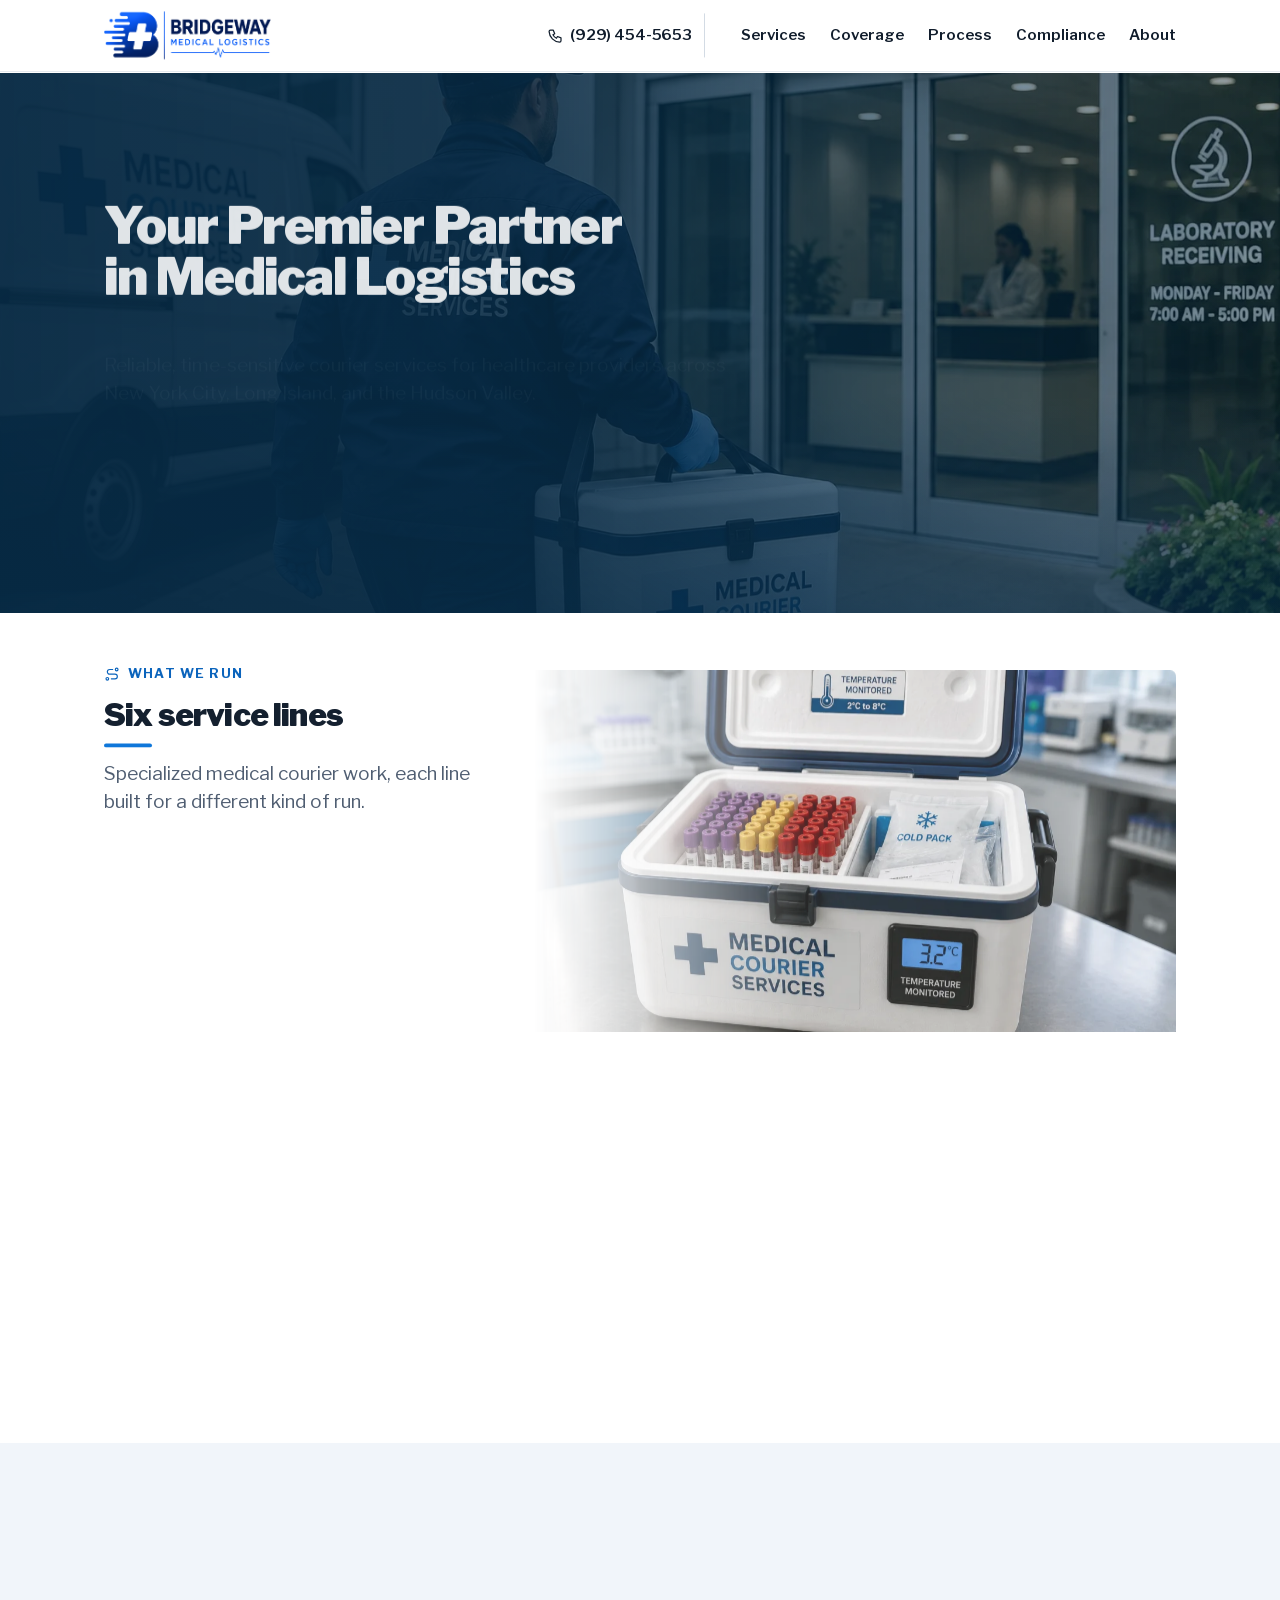
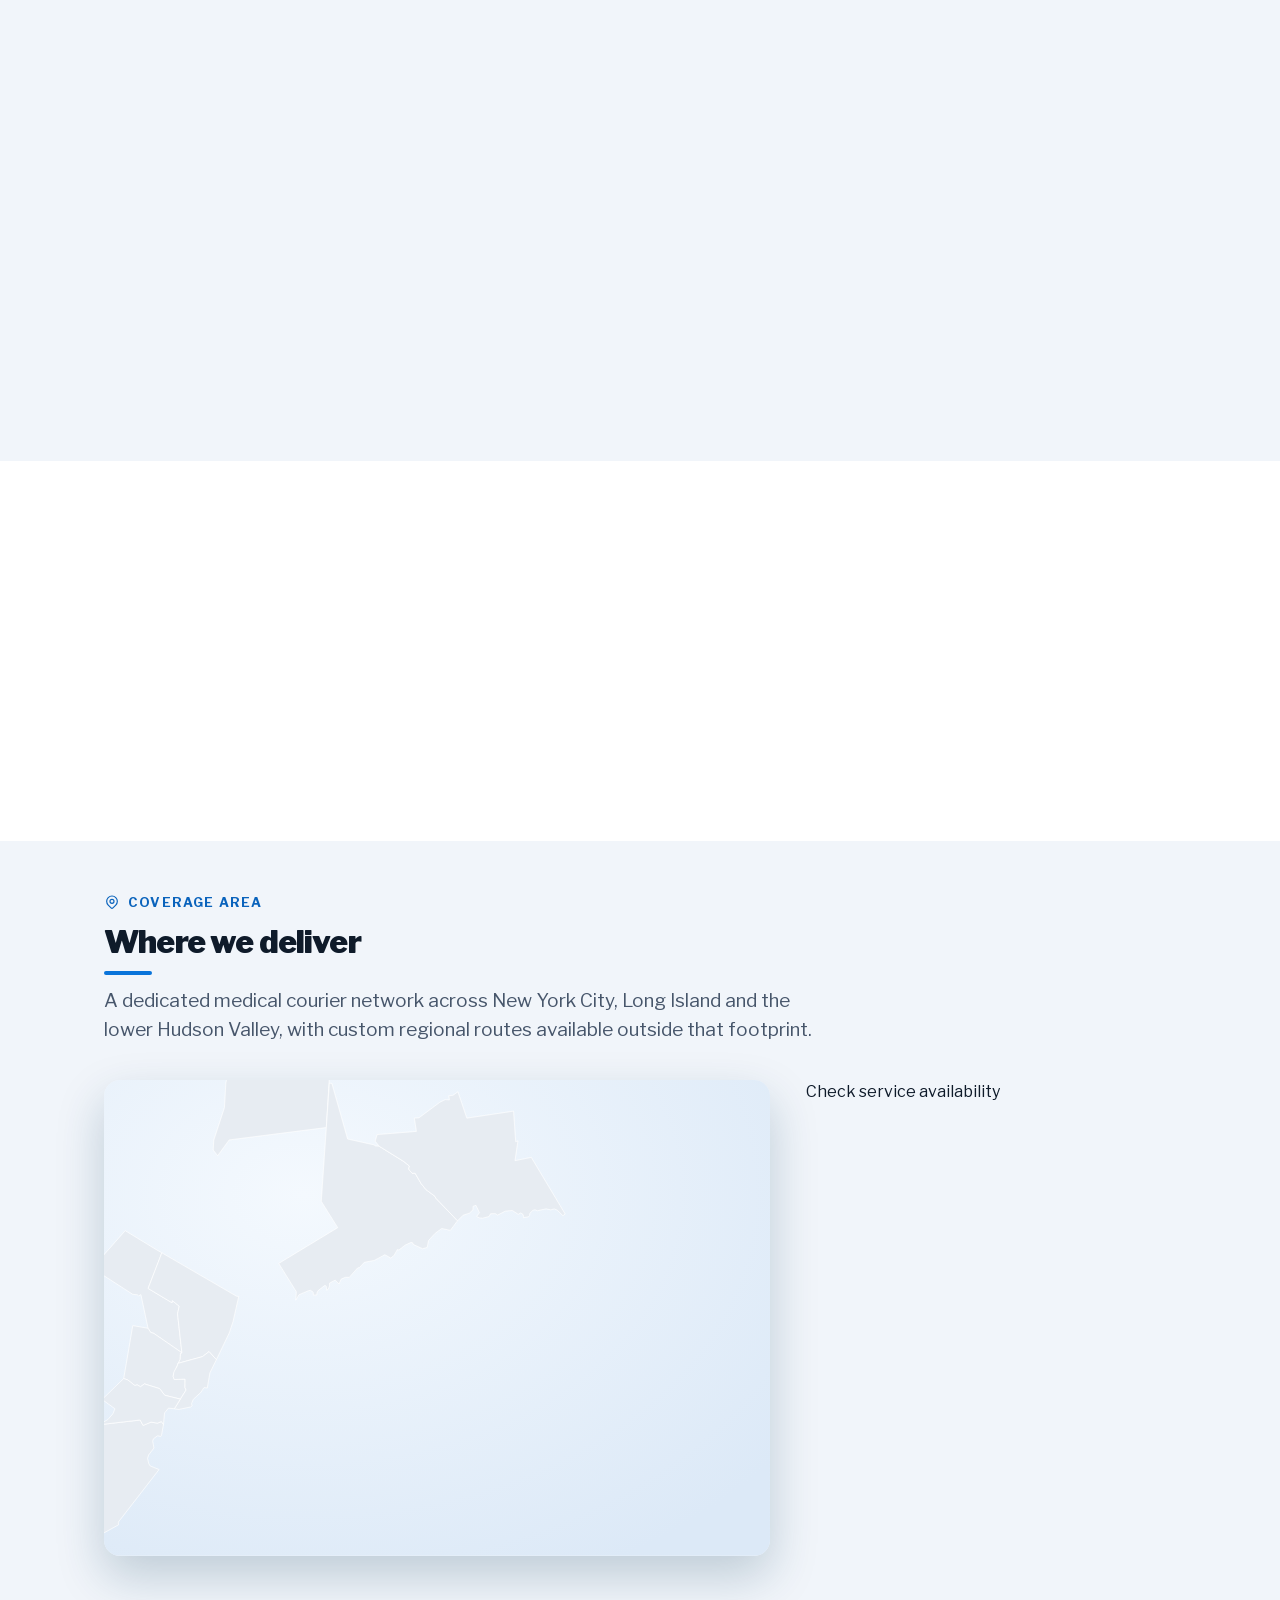
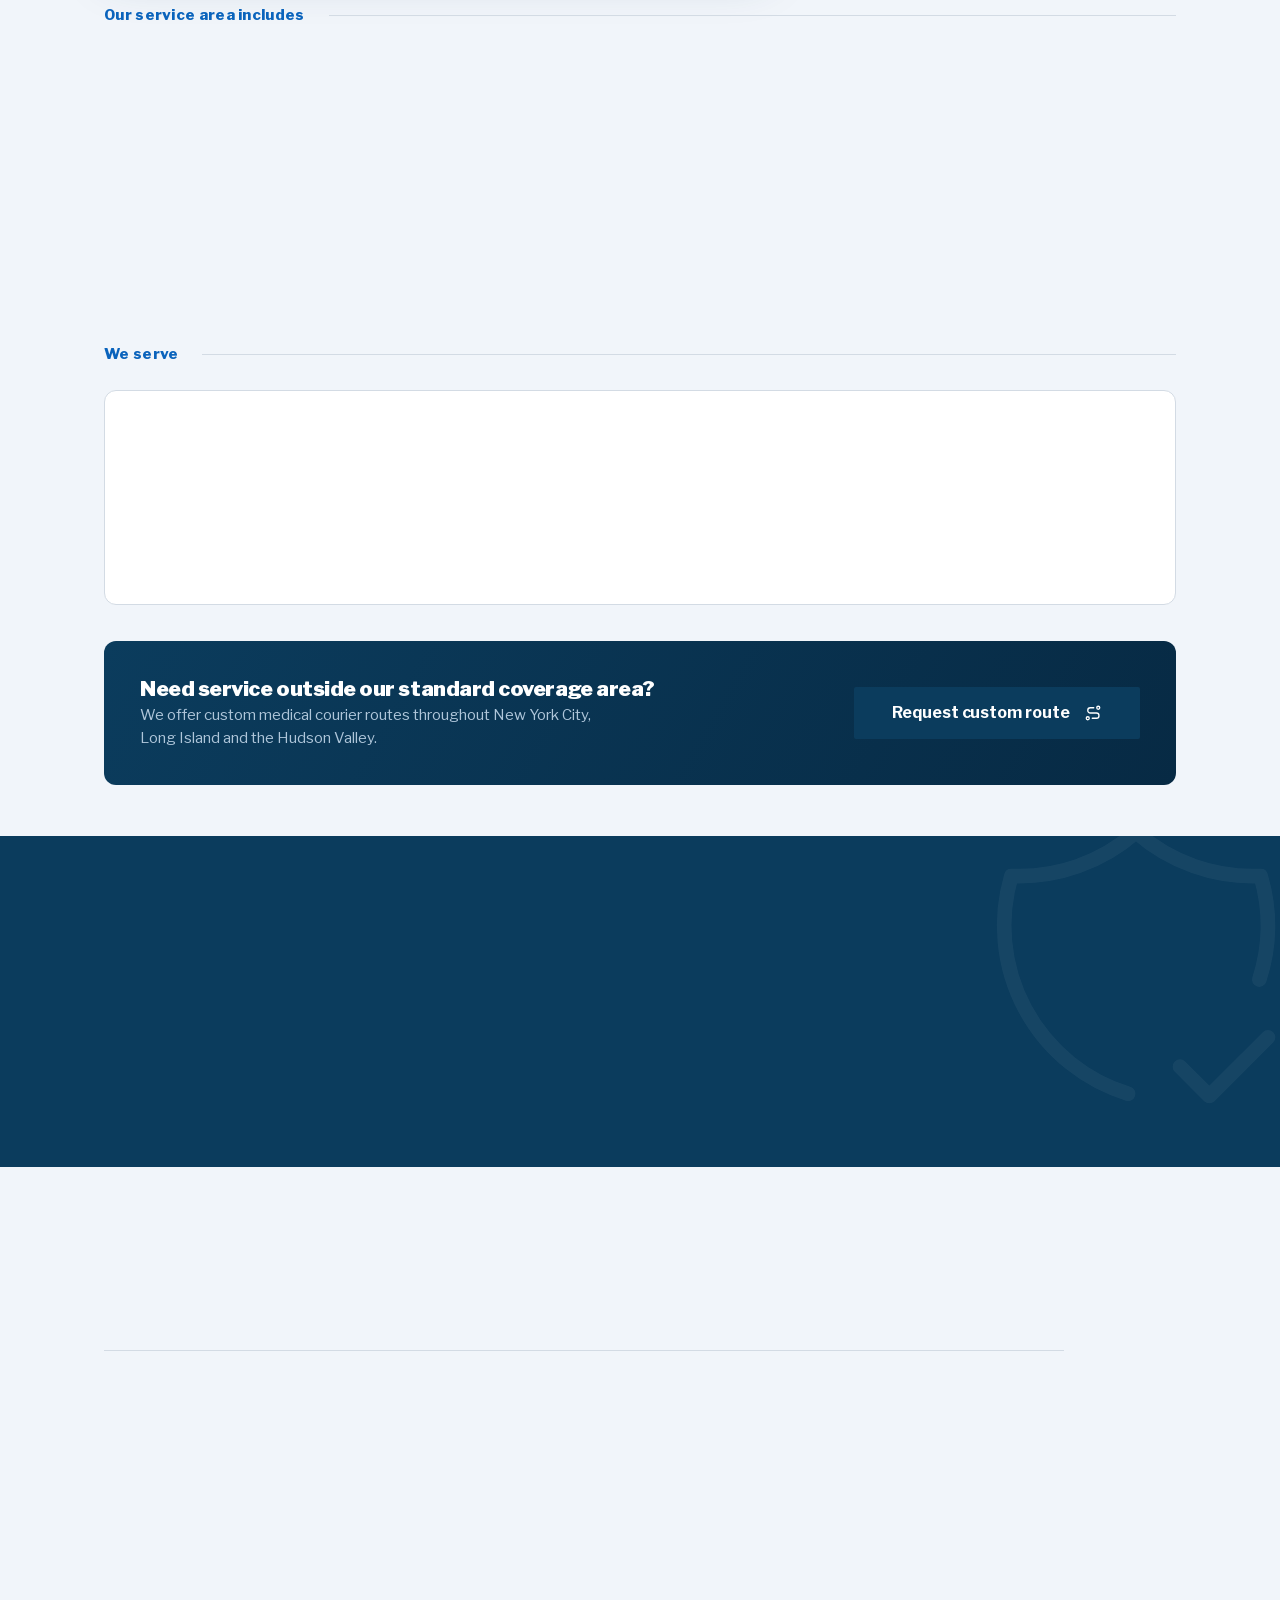
<file: index.html>
<!DOCTYPE html>
<html lang="en">
<head>
<meta charset="utf-8">
<meta name="viewport" content="width=device-width, initial-scale=1">

<title>Bridgeway Medical Logistics | Medical Courier, NYC and Long Island</title>
<meta name="description" content="B2B medical courier for labs, clinics, hospital systems and pharmacies across New York City, Long Island and the Hudson Valley. STAT specimen transport, scheduled lab routes, cold-chain pharma, records under chain of custody.">
<link rel="canonical" href="https://bridgewayml.com/">

<!-- ==========================================================================
     TWO KINDS OF CONTENT ON THIS PAGE. THE DIFFERENCE MATTERS.

     1. FACTS ABOUT THE WORK. Regulatory citations, temperature classes,
        packaging requirements, geography. Independently verifiable and true
        regardless of how Bridgeway operates. These ship as written.

     2. CLAIMS ABOUT BRIDGEWAY. What Joseph holds, does, or commits to.
        Every one is tagged data-verify="pending":

            grep -rn 'data-verify' *.html

        Confirm it, delete the attribute. If it is not true, delete the whole
        element. Never publish an unconfirmed compliance claim to a hospital
        procurement team.

     NOTHING here states an insurance limit, a certification number, a
     response time or a temperature reading that has not been confirmed.
     Those are exactly the numbers a client's procurement file holds you to.

     Domain, phone, email and dispatch address are the client's real
     contact details as of 2026-08-10, not placeholders.
     ========================================================================== -->

<meta property="og:type" content="website">
<meta property="og:site_name" content="Bridgeway Medical Logistics">
<meta property="og:title" content="Bridgeway Medical Logistics | Medical Courier, NYC and Long Island">
<meta property="og:description" content="STAT specimen transport, scheduled lab routes and cold-chain pharma across New York City, Long Island and the Hudson Valley. Documented chain of custody on every run.">
<meta property="og:url" content="https://bridgewayml.com/">
<meta property="og:image" content="https://bridgewayml.com/assets/img/og-cover.jpg">
<meta property="og:image:width" content="1200">
<meta property="og:image:height" content="630">
<meta property="og:image:alt" content="A courier's gloved hands fastening a numbered security seal onto a sealed medical specimen transport cooler at the back of a cargo van.">
<meta name="twitter:card" content="summary_large_image">

<link rel="icon" href="/favicon.svg" type="image/svg+xml">
<link rel="apple-touch-icon" href="/assets/img/apple-touch-icon.png">
<meta name="theme-color" content="#0B3C5D">

<link rel="preload" href="/assets/fonts/librefranklin-var-latin.woff2" as="font" type="font/woff2" crossorigin>
<link rel="stylesheet" href="/assets/css/site.css">

<!-- Motion boot. Adding the class here (rather than from motion.js) is what
     prevents a flash of un-animated content: the hide rules apply on the very
     first paint. The timeout is the safety net -- if motion.js has not
     confirmed it is alive, the class comes off and the page is simply static
     and complete. Content is never left depending on a script that failed. -->
<script>
  (function () {
    var r = document.documentElement;
    if (window.matchMedia && window.matchMedia('(prefers-reduced-motion: reduce)').matches) return;
    r.classList.add('js-motion');
    setTimeout(function () {
      if (!window.__bwMotionReady) r.classList.remove('js-motion');
    }, 2000);
  })();
</script>
</head>
<body>

<a class="skip" href="#main">Skip to content</a>

<!-- Tabler Icons (MIT). Inlined as one sprite: no extra request, no icon
     font, and no hand-rolled paths. Referenced by id from each section below. -->
<svg class="sprite" aria-hidden="true" focusable="false"><symbol id="i-ambulance" viewBox="0 0 24 24"><path d="M5 17a2 2 0 1 0 4 0a2 2 0 1 0 -4 0" /> <path d="M15 17a2 2 0 1 0 4 0a2 2 0 1 0 -4 0" /> <path d="M5 17h-2v-11a1 1 0 0 1 1 -1h9v12m-4 0h6m4 0h2v-6h-8m0 -5h5l3 5" /> <path d="M6 10h4m-2 -2v4" /></symbol><symbol id="i-calendar-clock" viewBox="0 0 24 24"><path d="M10.5 21h-4.5a2 2 0 0 1 -2 -2v-12a2 2 0 0 1 2 -2h12a2 2 0 0 1 2 2v3" /> <path d="M16 3v4" /> <path d="M8 3v4" /> <path d="M4 11h10" /> <path d="M14 18a4 4 0 1 0 8 0a4 4 0 1 0 -8 0" /> <path d="M18 16.5v1.5l.5 .5" /></symbol><symbol id="i-temperature-snow" viewBox="0 0 24 24"><path d="M4 13.5a4 4 0 1 0 4 0v-8.5a2 2 0 1 0 -4 0v8.5" /> <path d="M4 9h4" /> <path d="M14.75 4l1 2h2.25" /> <path d="M17 4l-3 5l2 3" /> <path d="M20.25 10l-1.25 2l1.25 2" /> <path d="M22 12h-6l-2 3" /> <path d="M18 18h-2.25l-1 2" /> <path d="M17 20l-3 -5h-1" /> <path d="M12 9l2.088 .008" /></symbol><symbol id="i-vaccine-bottle" viewBox="0 0 24 24"><path d="M9 4a1 1 0 0 1 1 -1h4a1 1 0 0 1 1 1v1a1 1 0 0 1 -1 1h-4a1 1 0 0 1 -1 -1l0 -1" /> <path d="M10 6v.98c0 .877 -.634 1.626 -1.5 1.77c-.866 .144 -1.5 .893 -1.5 1.77v8.48a2 2 0 0 0 2 2h6a2 2 0 0 0 2 -2v-8.48c0 -.877 -.634 -1.626 -1.5 -1.77a1.795 1.795 0 0 1 -1.5 -1.77v-.98" /> <path d="M7 12h10" /> <path d="M7 18h10" /> <path d="M11 15h2" /></symbol><symbol id="i-files" viewBox="0 0 24 24"><path d="M15 3v4a1 1 0 0 0 1 1h4" /> <path d="M18 17h-7a2 2 0 0 1 -2 -2v-10a2 2 0 0 1 2 -2h4l5 5v7a2 2 0 0 1 -2 2" /> <path d="M16 17v2a2 2 0 0 1 -2 2h-7a2 2 0 0 1 -2 -2v-10a2 2 0 0 1 2 -2h2" /></symbol><symbol id="i-package" viewBox="0 0 24 24"><path d="M12 3l8 4.5l0 9l-8 4.5l-8 -4.5l0 -9l8 -4.5" /> <path d="M12 12l8 -4.5" /> <path d="M12 12l0 9" /> <path d="M12 12l-8 -4.5" /> <path d="M16 5.25l-8 4.5" /></symbol><symbol id="i-lock" viewBox="0 0 24 24"><path d="M5 13a2 2 0 0 1 2 -2h10a2 2 0 0 1 2 2v6a2 2 0 0 1 -2 2h-10a2 2 0 0 1 -2 -2v-6" /> <path d="M11 16a1 1 0 1 0 2 0a1 1 0 0 0 -2 0" /> <path d="M8 11v-4a4 4 0 1 1 8 0v4" /></symbol><symbol id="i-biohazard" viewBox="0 0 24 24"><path d="M10 12a2 2 0 1 0 4 0a2 2 0 1 0 -4 0" /> <path d="M11.939 14c0 .173 .048 .351 .056 .533l0 .217a4.75 4.75 0 0 1 -4.533 4.745l-.217 0m-4.75 -4.75a4.75 4.75 0 0 1 7.737 -3.693m6.513 8.443a4.75 4.75 0 0 1 -4.69 -5.503l-.06 0m1.764 -2.944a4.75 4.75 0 0 1 7.731 3.477l0 .217m-11.195 -3.813a4.75 4.75 0 0 1 -1.828 -7.624l.164 -.172m6.718 0a4.75 4.75 0 0 1 -1.665 7.798" /></symbol><symbol id="i-box" viewBox="0 0 24 24"><path d="M12 3l8 4.5l0 9l-8 4.5l-8 -4.5l0 -9l8 -4.5" /> <path d="M12 12l8 -4.5" /> <path d="M12 12l0 9" /> <path d="M12 12l-8 -4.5" /></symbol><symbol id="i-clipboard-check" viewBox="0 0 24 24"><path d="M9 5h-2a2 2 0 0 0 -2 2v12a2 2 0 0 0 2 2h10a2 2 0 0 0 2 -2v-12a2 2 0 0 0 -2 -2h-2" /> <path d="M9 5a2 2 0 0 1 2 -2h2a2 2 0 0 1 2 2a2 2 0 0 1 -2 2h-2a2 2 0 0 1 -2 -2" /> <path d="M9 14l2 2l4 -4" /></symbol><symbol id="i-shield-check" viewBox="0 0 24 24"><path d="M11.46 20.846a12 12 0 0 1 -7.96 -14.846a12 12 0 0 0 8.5 -3a12 12 0 0 0 8.5 3a12 12 0 0 1 -.09 7.06" /> <path d="M15 19l2 2l4 -4" /></symbol><symbol id="i-clock-hour-4" viewBox="0 0 24 24"><path d="M3 12a9 9 0 1 0 18 0a9 9 0 1 0 -18 0" /> <path d="M12 12l3 2" /> <path d="M12 7v5" /></symbol><symbol id="i-headset" viewBox="0 0 24 24"><path d="M4 14v-3a8 8 0 1 1 16 0v3" /> <path d="M18 19c0 1.657 -2.686 3 -6 3" /> <path d="M4 14a2 2 0 0 1 2 -2h1a2 2 0 0 1 2 2v3a2 2 0 0 1 -2 2h-1a2 2 0 0 1 -2 -2v-3" /> <path d="M15 14a2 2 0 0 1 2 -2h1a2 2 0 0 1 2 2v3a2 2 0 0 1 -2 2h-1a2 2 0 0 1 -2 -2v-3" /></symbol><symbol id="i-map-pin" viewBox="0 0 24 24"><path d="M9 11a3 3 0 1 0 6 0a3 3 0 0 0 -6 0" /> <path d="M17.657 16.657l-4.243 4.243a2 2 0 0 1 -2.827 0l-4.244 -4.243a8 8 0 1 1 11.314 0" /></symbol><symbol id="i-phone" viewBox="0 0 24 24"><path d="M5 4h4l2 5l-2.5 1.5a11 11 0 0 0 5 5l1.5 -2.5l5 2v4a2 2 0 0 1 -2 2a16 16 0 0 1 -15 -15a2 2 0 0 1 2 -2" /></symbol><symbol id="i-circle-check" viewBox="0 0 24 24"><path d="M3 12a9 9 0 1 0 18 0a9 9 0 1 0 -18 0" /> <path d="M9 12l2 2l4 -4" /></symbol><symbol id="i-hourglass-high" viewBox="0 0 24 24"><path d="M6.5 7h11" /> <path d="M6 20v-2a6 6 0 1 1 12 0v2a1 1 0 0 1 -1 1h-10a1 1 0 0 1 -1 -1" /> <path d="M6 4v2a6 6 0 1 0 12 0v-2a1 1 0 0 0 -1 -1h-10a1 1 0 0 0 -1 1" /></symbol><symbol id="i-snowflake" viewBox="0 0 24 24"><path d="M10 4l2 1l2 -1" /> <path d="M12 2v6.5l3 1.72" /> <path d="M17.928 6.268l.134 2.232l1.866 1.232" /> <path d="M20.66 7l-5.629 3.25l.01 3.458" /> <path d="M19.928 14.268l-1.866 1.232l-.134 2.232" /> <path d="M20.66 17l-5.629 -3.25l-2.99 1.738" /> <path d="M14 20l-2 -1l-2 1" /> <path d="M12 22v-6.5l-3 -1.72" /> <path d="M6.072 17.732l-.134 -2.232l-1.866 -1.232" /> <path d="M3.34 17l5.629 -3.25l-.01 -3.458" /> <path d="M4.072 9.732l1.866 -1.232l.134 -2.232" /> <path d="M3.34 7l5.629 3.25l2.99 -1.738" /></symbol><symbol id="i-thermometer" viewBox="0 0 24 24"><path d="M19 5a2.828 2.828 0 0 1 0 4l-8 8h-4v-4l8 -8a2.828 2.828 0 0 1 4 0" /> <path d="M16 7l-1.5 -1.5" /> <path d="M13 10l-1.5 -1.5" /> <path d="M10 13l-1.5 -1.5" /> <path d="M7 17l-3 3" /></symbol><symbol id="i-route" viewBox="0 0 24 24"><path d="M3 19a2 2 0 1 0 4 0a2 2 0 0 0 -4 0" /> <path d="M19 7a2 2 0 1 0 0 -4a2 2 0 0 0 0 4" /> <path d="M11 19h5.5a3.5 3.5 0 0 0 0 -7h-8a3.5 3.5 0 0 1 0 -7h4.5" /></symbol><symbol id="i-file-check" viewBox="0 0 24 24"><path d="M14 3v4a1 1 0 0 0 1 1h4" /> <path d="M17 21h-10a2 2 0 0 1 -2 -2v-14a2 2 0 0 1 2 -2h7l5 5v11a2 2 0 0 1 -2 2" /> <path d="M9 15l2 2l4 -4" /></symbol><symbol id="i-truck-delivery" viewBox="0 0 24 24"><path d="M5 17a2 2 0 1 0 4 0a2 2 0 1 0 -4 0" /> <path d="M15 17a2 2 0 1 0 4 0a2 2 0 1 0 -4 0" /> <path d="M5 17h-2v-4m-1 -8h11v12m-4 0h6m4 0h2v-6h-8m0 -5h5l3 5" /> <path d="M3 9l4 0" /></symbol><symbol id="i-building-hospital" viewBox="0 0 24 24"><path d="M3 21l18 0" /> <path d="M5 21v-16a2 2 0 0 1 2 -2h10a2 2 0 0 1 2 2v16" /> <path d="M9 21v-4a2 2 0 0 1 2 -2h2a2 2 0 0 1 2 2v4" /> <path d="M10 9l4 0" /> <path d="M12 7l0 4" /></symbol><symbol id="i-microscope" viewBox="0 0 24 24"><path d="M5 21h14" /> <path d="M6 18h2" /> <path d="M7 18v3" /> <path d="M9 11l3 3l6 -6l-3 -3l-6 6" /> <path d="M10.5 12.5l-1.5 1.5" /> <path d="M17 3l3 3" /> <path d="M12 21a6 6 0 0 0 3.715 -10.712" /></symbol><symbol id="i-pill" viewBox="0 0 24 24"><path d="M4.5 12.5l8 -8a4.94 4.94 0 0 1 7 7l-8 8a4.94 4.94 0 0 1 -7 -7" /> <path d="M8.5 8.5l7 7" /></symbol><symbol id="i-stethoscope" viewBox="0 0 24 24"><path d="M6 4h-1a2 2 0 0 0 -2 2v3.5a5.5 5.5 0 0 0 11 0v-3.5a2 2 0 0 0 -2 -2h-1" /> <path d="M8 15a6 6 0 1 0 12 0v-3" /> <path d="M11 3v2" /> <path d="M6 3v2" /> <path d="M18 10a2 2 0 1 0 4 0a2 2 0 1 0 -4 0" /></symbol><symbol id="i-user-square" viewBox="0 0 24 24"><path d="M9 10a3 3 0 1 0 6 0a3 3 0 0 0 -6 0" /> <path d="M6 21v-1a4 4 0 0 1 4 -4h4a4 4 0 0 1 4 4v1" /> <path d="M3 5a2 2 0 0 1 2 -2h14a2 2 0 0 1 2 2v14a2 2 0 0 1 -2 2h-14a2 2 0 0 1 -2 -2v-14" /></symbol><symbol id="i-scissors" viewBox="0 0 24 24"><path d="M3 7a3 3 0 1 0 6 0a3 3 0 1 0 -6 0" /> <path d="M3 17a3 3 0 1 0 6 0a3 3 0 1 0 -6 0" /> <path d="M8.6 8.6l10.4 10.4" /> <path d="M8.6 15.4l10.4 -10.4" /></symbol><symbol id="i-home-heart" viewBox="0 0 24 24"><path d="M21 12l-9 -9l-9 9h2v7a2 2 0 0 0 2 2h6" /> <path d="M9 21v-6a2 2 0 0 1 2 -2h2c.39 0 .754 .112 1.061 .304" /> <path d="M19 21.5l2.518 -2.58a1.74 1.74 0 0 0 0 -2.413a1.627 1.627 0 0 0 -2.346 0l-.168 .172l-.168 -.172a1.627 1.627 0 0 0 -2.346 0a1.74 1.74 0 0 0 0 2.412l2.51 2.59l0 -.009" /></symbol><symbol id="i-scan" viewBox="0 0 24 24"><path d="M5 12h14" /> <path d="M3 7v-2a2 2 0 0 1 2 -2h2" /> <path d="M3 17v2a2 2 0 0 0 2 2h2" /> <path d="M17 3h2a2 2 0 0 1 2 2v2" /> <path d="M17 21h2a2 2 0 0 0 2 -2v-2" /></symbol><symbol id="i-droplet" viewBox="0 0 24 24"><path d="M7.502 19.423c2.602 2.105 6.395 2.105 8.996 0c2.602 -2.105 3.262 -5.708 1.566 -8.546l-4.89 -7.26c-.42 -.625 -1.287 -.803 -1.936 -.397a1.376 1.376 0 0 0 -.41 .397l-4.893 7.26c-1.695 2.838 -1.035 6.441 1.567 8.546" /></symbol><symbol id="i-activity" viewBox="0 0 24 24"><path d="M3 12h4l3 8l4 -16l3 8h4" /></symbol><symbol id="i-droplets" viewBox="0 0 24 24"><path d="M4.072 20.3a2.999 2.999 0 0 0 3.856 0a3.002 3.002 0 0 0 .67 -3.798l-2.095 -3.227a.6 .6 0 0 0 -1.005 0l-2.098 3.227a3.003 3.003 0 0 0 .671 3.798" /> <path d="M16.072 20.3a2.999 2.999 0 0 0 3.856 0a3.002 3.002 0 0 0 .67 -3.798l-2.095 -3.227a.6 .6 0 0 0 -1.005 0l-2.098 3.227a3.003 3.003 0 0 0 .671 3.798" /> <path d="M10.072 10.3a2.999 2.999 0 0 0 3.856 0a3.002 3.002 0 0 0 .67 -3.798l-2.095 -3.227a.6 .6 0 0 0 -1.005 0l-2.098 3.227a3.003 3.003 0 0 0 .671 3.798l.001 0" /></symbol><symbol id="i-dots" viewBox="0 0 24 24"><path d="M4 12a1 1 0 1 0 2 0a1 1 0 1 0 -2 0" /> <path d="M11 12a1 1 0 1 0 2 0a1 1 0 1 0 -2 0" /> <path d="M18 12a1 1 0 1 0 2 0a1 1 0 1 0 -2 0" /></symbol></svg>


<header class="site-head">
  <div class="wrap site-head__inner">
    <a class="brand" href="/">
      <img class="brand__logo" src="/assets/img/logo-header.png" width="167" height="48" alt="Bridgeway Medical Logistics">
    </a>
    <button type="button" class="nav-toggle" aria-expanded="false" aria-controls="site-nav" aria-label="Open menu">
      <svg class="nav-toggle__icon" viewBox="0 0 24 24" aria-hidden="true" focusable="false">
        <path d="M3 6h18M3 12h18M3 18h18" fill="none" stroke="currentColor" stroke-width="2" stroke-linecap="round"/>
      </svg>
    </button>
    <nav class="nav" id="site-nav" aria-label="Main">
      <a class="nav__call" href="tel:+19294545653" aria-label="Call dispatch at (929) 454-5653"><svg class="i" aria-hidden="true"><use href="#i-phone"></use></svg>(929) 454-5653</a>
      <a href="#services">Services</a>
      <a href="#coverage">Coverage</a>
      <a href="#how">Process</a>
      <a href="#compliance">Compliance</a>
      <a href="/about.html">About</a>
    </nav>
  </div>
</header>

<main id="main">

  <!-- Hero ===============================================================
       Full-bleed banner. The photograph is a real <img> behind a navy
       gradient scrim; white text sits on the dark left side. Content is in
       normal flow so it renders with or without the image, and the scrim
       guarantees contrast even where the photo is light (the white van).
       ==================================================================== -->
  <section class="hero" aria-labelledby="hero-h">
    <picture class="hero__bg">
      <source type="image/webp" srcset="/assets/img/lab-delivery-900.webp 900w, /assets/img/lab-delivery.webp 1536w"
              sizes="100vw">
      <img src="/assets/img/lab-delivery.jpg"
           srcset="/assets/img/lab-delivery-900.jpg 900w, /assets/img/lab-delivery.jpg 1536w"
           sizes="100vw" width="1536" height="1024" fetchpriority="high"
           alt="A Bridgeway courier in gloves carrying a sealed specimen cooler toward a clinical laboratory receiving entrance, a marked delivery van at the kerb.">
    </picture>
    <div class="hero__inner wrap">
      <div class="hero__copy">
        <h1 class="display" id="hero-h">Your Premier Partner in Medical Logistics</h1>
        <p class="lead hero__lead">
          Reliable, time-sensitive courier services for healthcare providers
          across New York City, Long Island, and the Hudson Valley.
        </p>
        <div class="btn-row">
          <a class="btn btn--solid btn--pickup" href="#quote">
            Request a Pickup
            <svg class="i" viewBox="0 0 24 24" aria-hidden="true" focusable="false">
              <path d="M9 6l6 6-6 6" fill="none" stroke="currentColor" stroke-width="2.5" stroke-linecap="round" stroke-linejoin="round"/>
            </svg>
          </a>
        </div>
      </div>
    </div>
  </section>

  <!-- Services ========================================================== -->
  <section class="section" id="services" aria-labelledby="svc-h">
    <div class="wrap">
      <div class="svc__intro">
        <div class="section-head section-head--rule">
          <p class="eyebrow"><svg class="i" aria-hidden="true"><use href="#i-route"></use></svg>What we run</p><h2 id="svc-h">Six service lines</h2>
          <p class="lead muted">Specialized medical courier work, each line built for a different kind of run.</p>
        </div>
        <div class="svc__photo" aria-hidden="true">
          <picture>
            <source type="image/webp" srcset="/assets/img/coldchain.webp">
            <img src="/assets/img/coldchain.jpg" width="1100" height="733" loading="lazy" alt="">
          </picture>
        </div>
      </div>

      <div class="svc__grid">
        <div class="svc">
          <div class="svc__head"><span class="badge badge--stat"><svg class="i" aria-hidden="true"><use href="#i-ambulance"></use></svg></span><h3>STAT and emergency runs</h3></div>
          <p>Immediate, dedicated pickup for time-critical specimens, blood products, and urgent hospital deliveries.</p>
          <p class="svc__turn svc__turn--stat"><svg class="i" aria-hidden="true"><use href="#i-phone"></use></svg><span>Dispatched on call</span></p>
        </div>
        <div class="svc">
          <div class="svc__head"><span class="badge"><svg class="i" aria-hidden="true"><use href="#i-calendar-clock"></use></svg></span><h3>Scheduled lab routes</h3></div>
          <p>Daily or recurring pickups for hospitals, clinics, labs, and physician offices, on a fixed window.</p>
          <p class="svc__turn"><svg class="i" aria-hidden="true"><use href="#i-clock-hour-4"></use></svg><span>Fixed daily window</span></p>
        </div>
        <div class="svc" data-verify="pending">
          <div class="svc__head"><span class="badge badge--cold"><svg class="i" aria-hidden="true"><use href="#i-temperature-snow"></use></svg></span><h3>Cold-chain and biologics</h3></div>
          <p>Validated temperature-controlled transport for vaccines, biologics, blood products, and lab samples.</p>
          <p class="svc__turn"><svg class="i" aria-hidden="true"><use href="#i-thermometer"></use></svg><span>Temperature logged</span></p>
        </div>
        <div class="svc" data-verify="pending">
          <div class="svc__head"><span class="badge"><svg class="i" aria-hidden="true"><use href="#i-vaccine-bottle"></use></svg></span><h3>Pharmacy and infusion delivery</h3></div>
          <p>Secure delivery of prescriptions, specialty medications, and infusion therapies, signed on receipt.</p>
          <p class="svc__turn"><svg class="i" aria-hidden="true"><use href="#i-clock-hour-4"></use></svg><span>Time-definite</span></p>
        </div>
        <div class="svc">
          <div class="svc__head"><span class="badge"><svg class="i" aria-hidden="true"><use href="#i-files"></use></svg></span><h3>Records and imaging</h3></div>
          <p>Confidential transport of medical records, imaging, pathology slides, and sensitive documents.</p>
          <p class="svc__turn"><svg class="i" aria-hidden="true"><use href="#i-file-check"></use></svg><span>Same day</span></p>
        </div>
        <div class="svc">
          <div class="svc__head"><span class="badge"><svg class="i" aria-hidden="true"><use href="#i-package"></use></svg></span><h3>Equipment and supply transfers</h3></div>
          <p>Inter-site transport of medical equipment, supplies, diagnostic devices, and reagents.</p>
          <p class="svc__turn"><svg class="i" aria-hidden="true"><use href="#i-truck-delivery"></use></svg><span>Scheduled or on call</span></p>
        </div>
      </div>
    </div>
  </section>

  <!-- Why choose us ==================================================== -->
  <section class="section section--band" id="why" aria-labelledby="why-h">
    <div class="wrap why__grid">
      <figure class="why__fig">
        <picture>
          <source type="image/webp" srcset="/assets/img/equipment.webp">
          <img src="/assets/img/equipment.jpg" width="760" height="507" loading="lazy"
               alt="A Bridgeway courier wheeling shrink-wrapped medical equipment on a dolly toward a hospital patient care unit entrance, a marked delivery van alongside.">
        </picture>
      </figure>
      <div class="why__body">
        <p class="eyebrow"><svg class="i" aria-hidden="true"><use href="#i-shield-check"></use></svg>Why facilities choose us</p>
        <h2 id="why-h">Built for medical freight, not parcels</h2>
        <p class="lead muted">A general courier optimises for stops per hour. That is the wrong instinct for a specimen with a stability window.</p>
        <ul class="why__list">
          <li><svg class="i" aria-hidden="true"><use href="#i-route"></use></svg><div class="why__text"><h3>One courier per run</h3><p>No consolidation, no hand-offs, no warehouse stop where a cooler waits for a second van.</p></div></li>
          <li><svg class="i" aria-hidden="true"><use href="#i-thermometer"></use></svg><div class="why__text"><h3>Temperature controlled</h3><p>Validated containers with the reading logged for the run and reported with the manifest.</p></div></li>
          <li><svg class="i" aria-hidden="true"><use href="#i-clipboard-check"></use></svg><div class="why__text"><h3>Chain of custody</h3><p>Sealed at pickup, signed and timestamped at delivery, the record retained and sent on request.</p></div></li>
          <li data-verify="pending"><svg class="i" aria-hidden="true"><use href="#i-shield-check"></use></svg><div class="why__text"><h3>Bonded and insured</h3><p>Certificate of insurance issued to your facility, named to your entity, renewed before it lapses.</p></div></li>
        </ul>
      </div>
    </div>
  </section>

  <!-- How it works ====================================================== -->
  <section class="section" id="how" aria-labelledby="how-h">
    <div class="wrap">
      <div class="section-head">
        <p class="eyebrow"><svg class="i" aria-hidden="true"><use href="#i-route"></use></svg>How it works</p>
        <h2 id="how-h">From call to proof of delivery</h2>
        <p class="lead muted">Four steps on every run, whether it is a STAT dispatch or a standing daily route.</p>
      </div>
      <ol class="steps">
        <li class="step"><span class="step__num">1</span><span class="step__ic badge"><svg class="i" aria-hidden="true"><use href="#i-phone"></use></svg></span><h3>Schedule a pickup</h3><p>Call dispatch or send the two addresses. You get a window quoted for that specific run.</p></li>
        <li class="step"><span class="step__num">2</span><span class="step__ic badge"><svg class="i" aria-hidden="true"><use href="#i-truck-delivery"></use></svg></span><h3>Courier dispatched</h3><p>One named courier is assigned. Nothing else rides with your specimen.</p></li>
        <li class="step"><span class="step__num">3</span><span class="step__ic badge"><svg class="i" aria-hidden="true"><use href="#i-shield-check"></use></svg></span><h3>Secure transport</h3><p>Sealed and logged at pickup, held at temperature, driven direct with no route deviation.</p></li>
        <li class="step"><span class="step__num">4</span><span class="step__ic badge"><svg class="i" aria-hidden="true"><use href="#i-file-check"></use></svg></span><h3>Proof of delivery</h3><p>Signed and timestamped at the receiving department. The closed manifest is yours on request.</p></li>
      </ol>
    </div>
  </section>

  <!-- Coverage ==========================================================
       The map is real geography, not a schematic: county boundaries come from
       US Census cartographic data (500k), projected to Web Mercator and
       simplified. Served counties are filled, neighbours are drawn unshaded
       so it reads as a map rather than floating shapes.

       The ZIP check is also real. 394 ZIPs across the nine served counties,
       from a public state/county/ZIP crosswalk, embedded in site.js so the
       lookup needs no request. An unrecognised ZIP is never told "no": it is
       told to call dispatch, because a wrong no loses a booking.
       ================================================================== -->
  <section class="section section--band cov" id="coverage" aria-labelledby="cov-h">
    <div class="wrap">

      <div class="cov__head">
        <p class="eyebrow"><svg class="i" aria-hidden="true"><use href="#i-map-pin"></use></svg>Coverage area</p>
        <h2 id="cov-h" class="has-rule">Where we deliver</h2>
        <p class="lead muted">
          A dedicated medical courier network across New York City, Long
          Island and the lower Hudson Valley, with custom regional routes
          available outside that footprint.
        </p>
      </div>

      <div class="cov__layout">
        <figure class="cov__map">
          <button type="button" class="map__expand" aria-pressed="false">Expand</button>
          <svg class="map__svg" viewBox="0 0 980 700" role="img" aria-labelledby="mapt mapd" xmlns="http://www.w3.org/2000/svg">
<title id="mapt">Bridgeway service network</title>
<desc id="mapd">A logistics network map showing New York City -- Manhattan, Brooklyn, Queens, the Bronx and Staten Island -- Nassau and Suffolk Counties on Long Island, and Westchester, Rockland and Putnam Counties, connected by delivery routes between hub markers. Surrounding areas, including northern New Jersey, are shown unshaded for orientation and are not served; the eastern half of Suffolk County extends beyond this view.</desc>
<defs>
<linearGradient id="mapLand" x1="0" y1="0" x2="1" y2="1"><stop offset="0%" stop-color="#2E93F0"/><stop offset="100%" stop-color="#0A5FB0"/></linearGradient>
<radialGradient id="mapWater" cx="30%" cy="24%" r="90%"><stop offset="0%" stop-color="#F4F9FE"/><stop offset="100%" stop-color="#DCE9F7"/></radialGradient>
<filter id="hubGlow" x="-200%" y="-200%" width="500%" height="500%"><feGaussianBlur in="SourceGraphic" stdDeviation="4.5" result="b"/><feMerge><feMergeNode in="b"/><feMergeNode in="SourceGraphic"/></feMerge></filter>
</defs>
<rect class="map__water" width="980" height="700"/>
<path class="map__ctx" d="M77.7 250.1L85.1 254.3L64.9 306.7L100.1 327.8L100.4 324.6L110.7 332.8L108.2 344.1L114.6 401.4L73.3 372.9L68.7 371.5L64.8 365.3L54.3 315.8L51.0 317.7L49.1 316.1L42.2 315.3L-17.4 276.8L31.2 221.7L77.7 250.1Z"/>
<path class="map__ctx" d="M85.1 254.3L195.2 318.3L198.3 318.4L189.8 355.7L184.3 372.3L165.4 411.5L154.6 399.7L144.8 407.1L108.4 417.1L111.7 411.4L112.4 402.2L114.6 401.4L108.2 344.1L110.7 332.8L100.4 324.6L100.1 327.8L64.9 306.7L85.1 254.3Z"/>
<path class="map__ctx" d="M102.3 432.0L101.9 436.4L103.3 440.7L119.3 440.2L119.2 452.8L120.8 456.2L112.3 469.6L89.3 463.9L81.9 454.2L59.5 447.2L53.7 451.4L48.8 448.6L45.4 449.6L35.0 441.4L29.0 439.2L42.3 361.4L64.8 365.3L68.7 371.5L73.3 372.9L114.6 401.4L112.4 402.2L111.7 411.4L102.3 432.0Z"/>
<path class="map__ctx" d="M165.4 411.5L155.8 431.1L152.0 453.2L147.1 452.6L142.6 459.6L131.4 469.9L128.8 476.4L129.7 479.4L127.4 481.2L109.9 484.8L103.5 483.8L120.8 456.2L119.2 452.8L119.3 440.2L103.3 440.7L101.9 436.4L102.8 429.8L108.2 420.2L108.4 417.1L144.8 407.1L154.6 399.7L165.4 411.5Z"/>
<path class="map__ctx" d="M177.2 40.6L179.3 4.3L181.1 -3.5L179.6 -10.7L181.6 -27.8L174.1 -105.2L185.6 -188.5L263.1 -154.1L328.2 -141.2L338.9 -174.8L342.3 -174.8L327.1 70.0L184.2 88.2L167.3 111.4L160.7 103.1L161.5 88.7L177.2 40.6Z"/>
<path class="map__ctx" d="M331.6 4.7L335.3 5.0L358.5 86.8L397.5 95.5L399.1 97.0L404.9 97.4L441.3 120.0L449.4 126.7L448.3 130.9L453.5 137.3L457.8 137.2L466.7 152.5L473.9 161.4L486.9 171.0L488.2 173.8L520.2 207.2L509.6 221.3L496.9 218.5L486.7 226.1L477.5 236.3L475.6 246.4L468.8 248.3L454.7 241.8L454.4 239.7L451.9 238.9L443.1 243.0L434.0 250.2L431.6 249.6L427.1 257.8L422.0 262.0L413.3 257.1L397.8 265.5L383.0 268.3L376.0 275.9L373.2 276.6L360.8 290.5L355.4 290.3L349.0 293.0L345.8 300.2L340.2 294.5L331.8 298.9L331.9 303.2L329.8 308.0L327.6 309.4L327.1 303.6L325.3 302.1L315.8 309.2L313.8 311.9L313.0 316.3L308.1 316.6L307.7 312.1L303.9 309.5L301.0 310.0L287.0 316.0L282.1 324.0L283.0 311.6L257.1 269.9L343.9 217.3L319.7 178.6L331.6 4.7Z"/>
<path class="map__ctx" d="M-13.0 540.5L-22.0 530.3L-3.4 504.8L-1.1 506.6L53.2 500.3L57.5 508.3L69.3 503.4L78.6 505.0L84.5 502.6L87.5 507.0L84.6 522.9L83.4 524.5L78.7 523.6L72.6 528.1L71.6 531.5L73.5 541.5L65.7 551.7L64.1 556.8L65.9 564.5L67.9 567.9L81.0 573.2L21.1 650.5L21.3 654.6L-2.5 667.8L-10.8 666.9L-42.1 644.6L-58.7 610.2L-12.7 563.3L-2.2 555.5L-13.0 540.5Z"/>
<path class="map__ctx" d="M87.5 507.0L84.5 502.6L78.6 505.0L69.3 503.4L57.5 508.3L53.2 500.3L-1.1 506.6L-3.4 504.8L5.6 499.8L13.0 491.3L16.1 483.8L-2.7 470.1L29.0 439.2L35.0 441.4L45.4 449.6L48.8 448.6L53.7 451.4L59.5 447.2L81.9 454.2L89.3 463.9L112.3 469.6L103.5 483.8L94.8 482.9L89.1 489.9L87.5 507.0Z"/>
<path class="map__ctx" d="M459.7 75.6L456.6 56.0L463.5 55.6L494.3 32.7L502.1 28.8L508.3 29.3L507.3 23.2L513.5 22.5L520.8 17.3L533.9 56.1L602.7 45.8L605.8 90.7L609.1 89.6L604.8 118.7L628.7 113.8L678.6 197.2L675.3 199.7L666.8 191.4L662.5 189.7L657.3 191.1L650.5 189.6L637.5 192.4L634.3 190.9L630.9 191.9L626.5 196.3L626.3 199.3L624.5 201.4L617.4 202.5L616.7 197.9L613.2 195.6L609.5 197.7L600.8 192.0L590.6 193.0L579.1 198.8L576.2 196.7L568.8 196.8L566.6 200.9L556.9 203.4L551.9 202.8L548.4 200.7L552.5 195.3L547.4 184.5L543.2 185.8L542.9 191.0L537.7 195.9L528.3 199.1L520.2 207.2L488.2 173.8L486.9 171.0L473.9 161.4L466.7 152.5L457.8 137.2L453.5 137.3L450.0 133.5L448.3 130.9L449.4 126.7L441.3 120.0L404.9 97.4L399.0 90.0L401.9 80.3L459.7 75.6Z"/>
<path class="map__zone" d="M247.7 510.9L266.8 437.4L266.3 433.0L250.4 419.9L242.7 410.4L247.8 400.9L247.7 398.2L256.9 386.0L257.5 384.1L256.1 380.1L262.1 377.9L275.6 384.0L282.6 380.8L283.1 374.1L290.4 364.7L296.2 364.9L313.0 356.7L320.8 359.8L331.0 357.2L332.5 357.9L337.8 355.4L338.8 353.2L354.0 394.8L365.0 471.3L364.8 499.8L315.7 512.1L298.5 510.2L285.8 512.5L247.6 511.8L247.7 510.9Z"><title>Nassau</title></path>
<path class="map__zone" d="M207.1 459.9L197.4 465.8L194.6 459.6L188.5 453.4L185.8 444.6L182.9 443.6L179.5 440.0L173.9 440.0L176.7 433.5L183.7 424.0L182.5 422.7L183.7 420.5L186.2 421.6L192.4 415.0L191.7 412.5L199.5 415.4L199.7 416.7L206.4 416.9L209.3 412.0L220.7 409.3L227.6 408.4L233.9 410.8L236.5 410.4L238.1 413.1L240.0 413.0L242.7 410.4L250.4 419.9L266.3 433.0L266.8 437.4L247.7 510.9L248.1 508.9L240.4 508.8L229.1 511.7L183.9 530.2L184.5 523.1L182.5 520.3L213.9 509.8L210.1 478.9L211.8 474.6L208.2 466.1L207.1 459.9Z"><title>Queens</title></path>
<path class="map__zone" d="M179.1 212.5L185.0 221.0L192.8 240.0L197.8 244.9L200.7 254.7L197.9 278.4L199.9 299.4L198.3 318.4L195.2 318.3L77.7 250.1L167.3 164.9L179.1 212.5Z"><title>Rockland</title></path>
<path class="map__zone" d="M354.0 394.8L338.8 353.2L340.7 344.2L343.0 342.2L350.6 346.2L360.2 347.5L362.6 349.9L363.0 353.8L371.1 354.4L372.2 352.1L372.9 338.6L375.7 338.0L382.3 346.3L389.9 351.4L392.5 352.0L397.5 350.0L410.4 352.4L433.7 361.5L462.1 350.4L465.0 332.9L475.8 330.2L486.0 329.7L499.4 334.8L500.6 333.7L516.3 332.7L554.5 334.4L576.5 331.2L594.9 333.3L599.9 328.6L616.0 323.8L624.9 321.8L633.5 322.9L661.8 318.2L668.8 312.6L670.4 309.8L684.3 299.4L700.0 292.6L711.4 276.7L721.0 275.8L728.5 271.9L743.0 254.4L754.9 251.1L766.0 244.0L770.3 242.7L774.1 244.8L782.2 241.5L784.7 242.3L784.9 243.7L779.3 252.8L775.2 256.8L762.7 264.4L762.8 255.2L760.6 252.4L756.4 252.8L753.4 255.1L750.3 260.7L750.4 266.9L756.7 275.5L763.6 279.1L769.8 279.4L771.1 281.1L768.8 285.2L772.1 292.9L776.8 297.3L787.8 296.3L797.6 301.9L801.6 301.8L811.4 292.1L814.6 292.7L820.4 298.4L820.4 305.8L827.9 317.1L832.9 321.0L835.3 321.1L839.7 318.7L842.1 312.8L847.3 312.6L848.6 314.8L850.8 314.0L850.7 307.4L852.3 306.5L856.4 307.3L863.8 303.8L869.3 298.4L880.7 294.7L882.9 291.6L883.4 283.7L897.6 279.3L904.8 279.2L908.2 281.6L917.1 281.0L920.0 284.0L913.7 292.5L903.2 298.2L891.9 301.0L828.5 330.1L728.9 379.5L702.6 390.7L602.3 427.8L597.0 428.8L563.4 442.2L495.4 473.4L441.1 490.0L422.1 494.4L406.4 494.7L401.8 487.7L390.4 490.2L364.8 499.8L365.0 471.3L354.0 394.8Z"><title>Suffolk</title></path>
<path class="map__zone" d="M236.5 410.4L233.9 410.8L227.6 408.4L220.7 409.3L209.3 412.0L206.4 416.9L199.7 416.7L199.5 415.4L191.7 412.5L193.6 375.0L192.1 373.6L190.7 375.3L184.3 372.3L189.8 355.7L223.0 368.6L237.4 372.8L235.5 383.4L238.2 392.5L237.3 393.5L235.7 391.1L234.3 384.6L231.7 388.3L229.1 387.6L227.0 388.9L226.0 394.3L227.3 398.9L232.5 403.4L236.5 410.4Z"><title>The Bronx</title></path>
<path class="map__zone" d="M207.1 459.9L208.2 466.1L211.8 474.6L210.1 478.9L213.9 509.8L182.5 520.3L178.4 517.0L163.8 518.4L160.0 518.2L156.4 516.4L156.1 514.7L160.1 508.8L159.5 506.5L156.8 504.1L149.1 502.4L146.7 498.4L145.7 492.8L149.3 482.7L154.2 476.8L152.6 466.4L153.9 467.2L159.3 462.7L162.6 455.7L171.4 453.4L174.3 446.4L173.9 440.0L179.5 440.0L182.9 443.6L185.8 444.6L188.5 453.4L194.6 459.6L197.4 465.8L207.1 459.9Z"><title>Brooklyn</title></path>
<path class="map__zone" d="M173.9 440.0L174.3 446.4L171.4 453.4L162.6 455.7L159.3 462.7L153.9 467.2L151.9 463.7L154.8 456.8L152.0 453.2L155.8 431.1L184.3 372.3L190.7 375.3L192.1 373.6L193.6 376.3L192.4 415.0L186.2 421.6L183.7 420.5L182.5 422.7L183.7 424.0L176.7 433.5L173.9 440.0Z"><title>Manhattan</title></path>
<path class="map__zone" d="M166.9 166.3L167.3 111.4L184.2 88.2L327.1 70.0L322.0 145.4L166.9 166.3Z"><title>Putnam</title></path>
<path class="map__zone" d="M109.5 534.9L97.7 542.1L96.2 541.7L86.2 546.9L82.9 550.1L78.1 550.7L73.3 553.2L70.5 550.3L70.0 547.6L71.2 544.8L74.7 541.5L75.1 536.7L72.9 531.0L79.6 525.5L83.8 525.6L86.0 522.8L88.4 509.5L91.5 503.6L91.2 496.9L89.2 495.3L89.7 489.7L93.6 484.7L96.9 483.1L106.5 486.3L130.1 481.7L133.8 481.9L136.0 485.2L136.8 493.3L141.9 502.8L139.7 507.5L121.2 529.4L117.6 531.3L112.1 537.2L109.5 534.9Z"><title>Staten Island</title></path>
<path class="map__zone" d="M332.6 224.1L257.1 269.9L283.0 311.6L282.6 326.6L281.1 331.8L274.7 334.5L271.7 342.7L259.3 348.9L246.8 358.0L237.4 372.8L223.0 368.6L189.8 355.7L198.3 318.4L199.9 299.4L197.9 278.4L200.7 254.7L197.8 244.9L192.8 240.0L185.0 221.0L179.1 212.5L166.9 166.3L322.0 145.4L319.7 178.6L343.9 217.3L332.6 224.1Z"><title>Westchester</title></path>
<g class="map__routes">
<path class="map__route" d="M165.8 434.9 Q173.1 435.4 180.5 467.8"/>
<path class="map__route" d="M165.8 434.9 Q187.2 396.3 208.6 389.8"/>
<path class="map__route" d="M165.8 434.9 Q199.6 423.7 233.3 444.4"/>
<path class="map__route" d="M180.5 467.8 Q206.9 440.1 233.3 444.4"/>
<path class="map__route" d="M165.8 434.9 Q136.6 458.5 107.5 514.1"/>
<path class="map__route" d="M165.8 434.9 Q267.0 408.4 368.1 413.8"/>
<path class="map__route" d="M208.6 389.8 Q226.6 329.4 244.7 301.1"/>
<path class="map__route" d="M244.7 301.1 Q217.2 271.7 189.7 274.3"/>
<path class="map__route" d="M244.7 301.1 Q258.8 192.2 273.0 115.4"/>
</g>
<g class="map__hubs">
<circle class="map__hub-glow" cx="165.8" cy="434.9" r="11" filter="url(#hubGlow)"/>
<line class="map__leader" x1="165.8" y1="434.9" x2="101.8" y2="402.9"/>
<circle class="map__hub" cx="165.8" cy="434.9" r="6.5"/>
<rect class="map__chip" x="51.9" y="389.4" width="99.8" height="27" rx="13.5"/>
<text class="map__hub-label" x="101.8" y="408.1" text-anchor="middle" font-size="16">Manhattan</text>
<circle class="map__hub-glow" cx="180.5" cy="467.8" r="11" filter="url(#hubGlow)"/>
<line class="map__leader" x1="180.5" y1="467.8" x2="196.5" y2="519.8"/>
<circle class="map__hub" cx="180.5" cy="467.8" r="6.5"/>
<rect class="map__chip" x="150.7" y="506.3" width="91.6" height="27" rx="13.5"/>
<text class="map__hub-label" x="196.5" y="524.9" text-anchor="middle" font-size="16">Brooklyn</text>
<circle class="map__hub-glow" cx="233.3" cy="444.4" r="11" filter="url(#hubGlow)"/>
<line class="map__leader" x1="233.3" y1="444.4" x2="321.3" y2="452.4"/>
<circle class="map__hub" cx="233.3" cy="444.4" r="6.5"/>
<rect class="map__chip" x="283.7" y="438.9" width="75.2" height="27" rx="13.5"/>
<text class="map__hub-label" x="321.3" y="457.5" text-anchor="middle" font-size="16">Queens</text>
<circle class="map__hub-glow" cx="208.6" cy="389.8" r="11" filter="url(#hubGlow)"/>
<line class="map__leader" x1="208.6" y1="389.8" x2="274.6" y2="369.8"/>
<circle class="map__hub" cx="208.6" cy="389.8" r="6.5"/>
<rect class="map__chip" x="241.1" y="356.3" width="67.0" height="27" rx="13.5"/>
<text class="map__hub-label" x="274.6" y="374.9" text-anchor="middle" font-size="16">Bronx</text>
<circle class="map__hub-glow" cx="107.5" cy="514.1" r="11" filter="url(#hubGlow)"/>
<line class="map__leader" x1="107.5" y1="514.1" x2="73.5" y2="564.1"/>
<circle class="map__hub" cx="107.5" cy="514.1" r="6.5"/>
<rect class="map__chip" x="7.2" y="550.6" width="132.6" height="27" rx="13.5"/>
<text class="map__hub-label" x="73.5" y="569.2" text-anchor="middle" font-size="16">Staten Island</text>
<circle class="map__hub-glow" cx="368.1" cy="413.8" r="11" filter="url(#hubGlow)"/>
<line class="map__leader" x1="368.1" y1="413.8" x2="368.1" y2="375.8"/>
<circle class="map__hub" cx="368.1" cy="413.8" r="6.5"/>
<rect class="map__chip" x="310.0" y="362.3" width="116.2" height="27" rx="13.5"/>
<text class="map__hub-label" x="368.1" y="380.9" text-anchor="middle" font-size="16">Long Island</text>
<circle class="map__hub-glow" cx="244.7" cy="301.1" r="11" filter="url(#hubGlow)"/>
<line class="map__leader" x1="244.7" y1="301.1" x2="330.7" y2="307.1"/>
<circle class="map__hub" cx="244.7" cy="301.1" r="6.5"/>
<rect class="map__chip" x="268.5" y="293.6" width="124.4" height="27" rx="13.5"/>
<text class="map__hub-label" x="330.7" y="312.2" text-anchor="middle" font-size="16">White Plains</text>
<circle class="map__hub-glow" cx="189.7" cy="274.3" r="11" filter="url(#hubGlow)"/>
<line class="map__leader" x1="189.7" y1="274.3" x2="119.7" y2="270.3"/>
<circle class="map__hub" cx="189.7" cy="274.3" r="6.5"/>
<rect class="map__chip" x="86.2" y="256.8" width="67.0" height="27" rx="13.5"/>
<text class="map__hub-label" x="119.7" y="275.4" text-anchor="middle" font-size="16">Nyack</text>
<circle class="map__hub-glow" cx="273.0" cy="115.4" r="11" filter="url(#hubGlow)"/>
<line class="map__leader" x1="273.0" y1="115.4" x2="345.0" y2="119.4"/>
<circle class="map__hub" cx="273.0" cy="115.4" r="6.5"/>
<rect class="map__chip" x="307.4" y="105.9" width="75.2" height="27" rx="13.5"/>
<text class="map__hub-label" x="345.0" y="124.5" text-anchor="middle" font-size="16">Carmel</text>
</g>
</svg>
        </figure>
        <p id="map-tap-out" role="status" aria-live="polite"></p>

        <div class="cov__rail">

          <details class="zipcheck__drawer">
            <summary>Check service availability</summary>
            <form class="zipcheck" id="zipcheck" novalidate>
              <label for="zip">ZIP code</label>
              <div class="zipcheck__row">
                <input type="text" id="zip" name="zip" inputmode="numeric" autocomplete="postal-code"
                       maxlength="5" placeholder="Enter ZIP code" aria-describedby="zipout">
                <button class="btn btn--solid" type="submit">Check Coverage</button>
              </div>
              <p class="zipcheck__out" id="zipout" role="status" aria-live="polite"></p>
            </form>
          </details>

        </div>
      </div>

      <div class="cov__section-label">Our service area includes</div>
      <div class="cov__cards">
        <div class="cov__card">
          <div class="cov__silhouette-wrap"><svg class="cov__silhouette" viewBox="0 0 100 100" aria-hidden="true"><path d="M22.5 85.9L15.1 89.3L13.6 90.7L11.6 91.0L9.6 92.0L9.1 91.9L8.2 89.6L8.7 88.5L10.2 87.1L10.3 85.0L9.4 82.6L12.3 80.3L14.1 80.3L15.0 79.1L16.0 73.4L17.1 71.9L17.3 70.9L17.2 68.1L16.5 67.9L16.4 67.4L16.5 65.0L18.2 62.9L19.6 62.2L20.5 62.3L21.1 62.9L23.7 63.5L33.7 61.6L35.3 61.7L36.3 63.1L36.6 66.5L38.8 70.6L37.8 72.6L30.0 81.9L28.4 82.7L26.1 85.2L25.0 84.2L22.5 85.9Z M54.3 76.6L48.1 77.2L45.4 76.7L44.8 75.6L46.5 73.1L46.3 72.1L45.1 71.1L41.8 70.4L40.8 68.7L40.4 66.3L41.0 63.9L41.9 62.0L44.0 59.5L43.7 55.6L43.0 54.0L44.0 52.3L44.2 51.0L43.8 50.0L43.1 49.5L44.7 40.1L56.8 15.1L59.1 8.0L73.3 13.5L79.4 15.3L78.6 19.8L78.7 20.6L79.6 22.0L79.7 23.7L79.1 23.9L78.2 22.2L78.5 21.2L77.8 20.4L77.0 21.9L75.8 21.6L75.0 22.1L74.5 24.4L75.1 26.4L76.2 27.7L77.3 28.3L79.7 32.4L80.5 32.4L81.6 31.3L84.9 35.3L91.7 40.9L91.8 42.0L83.8 74.0L83.9 73.2L80.7 73.1L75.9 74.4L56.6 82.2L56.9 79.2L56.4 78.3L54.3 76.6Z M41.0 51.6L40.1 53.7L39.8 53.5L40.6 51.3L41.0 51.6Z M82.1 20.6L82.0 22.5L81.5 22.5L80.9 21.8L80.9 19.6L81.3 19.4L82.1 20.6Z"/></svg></div>
          <h3>New York City</h3>
          <p>Manhattan, Brooklyn, Queens, the Bronx and Staten Island, door to door.</p>
        </div>
        <div class="cov__card">
          <div class="cov__silhouette-wrap"><svg class="cov__silhouette" viewBox="0 0 100 100" aria-hidden="true"><path d="M11.0 61.0L10.9 60.7L9.0 59.1L8.0 57.9L8.6 56.7L8.6 56.4L9.8 54.9L9.8 54.6L9.7 54.1L10.4 53.9L12.1 54.6L12.9 54.2L13.0 53.4L13.9 52.2L14.6 52.2L16.7 51.2L17.7 51.6L18.9 51.3L19.1 51.4L19.8 51.1L20.2 49.7L20.4 49.4L21.4 49.9L22.6 50.1L22.9 50.4L22.9 50.9L23.9 50.9L24.1 50.7L24.0 49.7L24.1 49.0L24.5 48.9L25.3 49.9L26.3 50.6L26.6 50.6L26.6 50.5L27.2 50.4L28.8 50.7L31.7 51.8L35.2 50.4L35.3 50.1L35.4 48.9L35.6 48.3L36.9 47.9L38.2 47.9L39.8 48.5L40.0 48.4L41.9 48.3L46.7 48.5L49.4 48.1L51.7 48.3L52.3 47.7L54.3 47.1L55.4 46.9L56.5 47.0L60.0 46.4L60.8 45.8L61.0 45.4L61.5 45.2L62.8 44.1L64.7 43.3L65.4 42.4L66.1 41.3L67.3 41.2L68.2 40.7L70.0 38.5L71.5 38.1L72.9 37.2L73.4 37.1L73.9 37.3L74.9 36.9L75.2 37.0L75.2 37.2L74.5 38.3L74.0 38.8L72.5 39.8L72.5 38.6L72.2 38.3L71.7 38.3L71.3 38.6L71.0 39.3L71.0 40.1L71.7 41.2L72.6 41.6L73.4 41.6L73.5 41.8L73.2 42.4L73.7 43.3L74.2 43.9L75.6 43.7L76.8 44.4L77.3 44.4L77.6 44.2L78.0 43.6L78.5 43.2L78.9 43.3L79.7 44.0L79.7 44.5L79.6 44.9L80.6 46.3L81.2 46.8L81.5 46.8L82.0 46.5L82.3 45.8L83.0 45.8L83.1 46.0L83.4 45.9L83.5 45.7L83.4 45.1L83.6 45.0L84.1 45.1L85.0 44.7L85.7 44.0L87.1 43.5L87.4 43.2L87.5 42.2L89.2 41.6L90.1 41.6L90.5 41.9L91.4 41.9L91.6 41.8L91.9 42.0L92.0 42.2L91.2 43.3L89.9 44.0L88.5 44.3L84.4 46.3L80.7 47.9L68.3 54.1L65.0 55.4L52.6 60.0L51.9 60.2L47.8 61.8L39.3 65.7L31.3 68.1L30.2 68.3L28.3 68.3L27.7 67.5L26.3 67.8L24.5 68.5L22.0 69.4L17.1 70.5L14.9 70.3L13.3 70.6L8.6 70.5L11.0 61.0Z M80.1 39.6L82.0 40.4L82.1 40.8L81.9 42.9L81.4 43.1L81.4 41.9L81.0 41.1L80.4 40.9L79.6 40.9L79.4 40.8L79.4 40.6L79.5 40.4L80.0 40.0L80.1 39.6Z M88.5 30.0L86.6 30.9L85.6 31.6L84.1 31.8L84.4 31.0L84.9 30.4L85.4 30.4L86.1 30.0L86.6 30.0L88.9 29.4L88.5 30.0Z"/></svg></div>
          <h3>Long Island</h3>
          <p>Nassau &amp; Suffolk Counties and every community across the Island.</p>
        </div>
        <div class="cov__card">
          <div class="cov__silhouette-wrap"><svg class="cov__silhouette" viewBox="0 0 100 100" aria-hidden="true"><path d="M59.0 91.3L59.0 91.9L58.6 92.0L58.2 91.6L58.6 90.8L59.0 91.3Z M86.8 48.8L62.8 63.3L70.0 74.8L69.7 78.3L69.9 79.0L69.5 80.4L67.7 81.2L66.9 83.5L63.4 85.2L60.0 87.7L57.4 91.8L53.4 90.6L44.2 87.0L46.5 76.7L45.7 76.7L13.2 57.8L38.0 34.3L38.0 19.4L42.6 13.0L82.2 8.0L80.1 38.0L86.8 48.8Z"/></svg></div>
          <h3>Hudson Valley</h3>
          <p>Westchester, Rockland &amp; Putnam Counties, direct from the city line.</p>
        </div>
      </div>

      <div class="cov__section-label">We serve</div>
      <div class="cov__served">
        <ul class="cov__served-grid">
          <li><svg class="i" aria-hidden="true"><use href="#i-building-hospital"></use></svg>Hospitals</li>
          <li><svg class="i" aria-hidden="true"><use href="#i-microscope"></use></svg>Laboratories</li>
          <li><svg class="i" aria-hidden="true"><use href="#i-stethoscope"></use></svg>Clinics</li>
          <li><svg class="i" aria-hidden="true"><use href="#i-user-square"></use></svg>Physician offices</li>
          <li><svg class="i" aria-hidden="true"><use href="#i-home-heart"></use></svg>Nursing homes</li>
          <li><svg class="i" aria-hidden="true"><use href="#i-scissors"></use></svg>Surgery centers</li>
          <li><svg class="i" aria-hidden="true"><use href="#i-pill"></use></svg>Pharmacies</li>
          <li><svg class="i" aria-hidden="true"><use href="#i-scan"></use></svg>Imaging centers</li>
          <li><svg class="i" aria-hidden="true"><use href="#i-droplets"></use></svg>Dialysis centers</li>
          <li><svg class="i" aria-hidden="true"><use href="#i-activity"></use></svg>Rehabilitation centers</li>
          <li><svg class="i" aria-hidden="true"><use href="#i-droplet"></use></svg>Blood banks</li>
          <li><svg class="i" aria-hidden="true"><use href="#i-dots"></use></svg>And more</li>
        </ul>
      </div>

      <div class="cov__cta">
        <div>
          <h3>Need service outside our standard coverage area?</h3>
          <p>We offer custom medical courier routes throughout New York City, Long Island and the Hudson Valley.</p>
        </div>
        <a class="btn btn--solid" href="#quote">Request custom route<svg class="i" aria-hidden="true"><use href="#i-route"></use></svg></a>
      </div>

    </div>
  </section>

  <!-- Compliance framework (compact) ==================================== -->
  <section class="section on-dark comp" id="compliance" aria-labelledby="comp-h">
    <span class="comp__watermark" aria-hidden="true"><svg class="i" aria-hidden="true"><use href="#i-shield-check"></use></svg></span>
    <div class="wrap">
      <div class="section-head section-head--rule">
        <p class="eyebrow"><svg class="i" aria-hidden="true"><use href="#i-shield-check"></use></svg>Compliance and regulations</p><h2 id="comp-h">The rules this work runs under</h2>
      </div>
      <div class="comp__grid">
        <details class="comp__item"><summary><span class="badge"><svg class="i" aria-hidden="true"><use href="#i-lock"></use></svg></span><h3>HIPAA Privacy &amp; Security</h3></summary><div class="comp__a"><p>Protected health information in transit: a signed BAA, safeguards, and breach notification that runs back to your facility.</p></div></details>
        <details class="comp__item"><summary><span class="badge"><svg class="i" aria-hidden="true"><use href="#i-biohazard"></use></svg></span><h3>OSHA Bloodborne Pathogens</h3></summary><div class="comp__a"><p>Written exposure control plan, annual training, protective equipment, and a defined spill and exposure procedure.</p></div></details>
        <details class="comp__item"><summary><span class="badge"><svg class="i" aria-hidden="true"><use href="#i-box"></use></svg></span><h3>DOT Category B (UN 3373)</h3></summary><div class="comp__a"><p>Triple packaging for diagnostic specimens: leakproof primary and secondary, absorbent, and a marked rigid outer container.</p></div></details>
        <details class="comp__item"><summary><span class="badge"><svg class="i" aria-hidden="true"><use href="#i-clipboard-check"></use></svg></span><h3>CLIA Specimen Integrity</h3></summary><div class="comp__a"><p>Your lab sets acceptance and rejection criteria. A broken temperature range or an exceeded stability window is a rejection.</p></div></details>
      </div>
    </div>
  </section>

  <!-- FAQ =============================================================== -->
  <section class="section section--band" id="faq" aria-labelledby="faq-h">
    <div class="wrap">
      <div class="section-head">
        <p class="eyebrow"><svg class="i" aria-hidden="true"><use href="#i-file-check"></use></svg>Common questions</p>
        <h2 id="faq-h">What labs ask before they switch</h2>
        <p class="lead muted">If your question is not here, call dispatch and ask.</p>
      </div>
      <div class="faq">
        <details class="faq__item">
          <summary>How fast can you pick up a STAT run?<span class="faq__mark" aria-hidden="true"><svg class="i" aria-hidden="true"><use href="#i-circle-check"></use></svg></span></summary>
          <div class="faq__a"><p>Response windows are quoted per address pair rather than published as one number, because a Midtown to White Plains run is not the same job as a run between two Brooklyn addresses. Call dispatch with both addresses for a window you can hold us to.</p></div>
        </details>
        <details class="faq__item" data-verify="pending">
          <summary>Will you sign our business associate agreement?<span class="faq__mark" aria-hidden="true"><svg class="i" aria-hidden="true"><use href="#i-circle-check"></use></svg></span></summary>
          <div class="faq__a"><p>Yes. A courier handling protected health information is generally a business associate under HIPAA, so we sign your BAA and train every courier on PHI in transit annually.</p></div>
        </details>
        <details class="faq__item" data-verify="pending">
          <summary>Can you issue a certificate of insurance to our facility?<span class="faq__mark" aria-hidden="true"><svg class="i" aria-hidden="true"><use href="#i-circle-check"></use></svg></span></summary>
          <div class="faq__a"><p>The certificate of insurance is issued directly to your facility, named to your entity, and a renewal copy is sent before it lapses.</p></div>
        </details>
        <details class="faq__item">
          <summary>Do you run north of the city, into Westchester and beyond?<span class="faq__mark" aria-hidden="true"><svg class="i" aria-hidden="true"><use href="#i-circle-check"></use></svg></span></summary>
          <div class="faq__a"><p>Yes. Westchester, Rockland and Putnam Counties are standard coverage, not a special request. Coverage spans New York City, Nassau and Suffolk Counties on Long Island, and those three Hudson Valley counties.</p></div>
        </details>
        <details class="faq__item" data-verify="pending">
          <summary>What temperature ranges can you carry?<span class="faq__mark" aria-hidden="true"><svg class="i" aria-hidden="true"><use href="#i-circle-check"></use></svg></span></summary>
          <div class="faq__a"><p>Ambient and refrigerated 2 to 8 degrees Celsius are standard. Frozen and dry-ice transport are available on confirmation. The reading is logged for the run and reported with the manifest.</p></div>
        </details>
        <details class="faq__item">
          <summary>Do you offer scheduled daily routes as well as on-call runs?<span class="faq__mark" aria-hidden="true"><svg class="i" aria-hidden="true"><use href="#i-circle-check"></use></svg></span></summary>
          <div class="faq__a"><p>Yes. Recurring pickups run in a fixed daily window on the days you choose, with the same courier on your route wherever possible.</p></div>
        </details>
      </div>
    </div>
  </section>

  <!-- Quote =============================================================
       Header band across the full width, then the form across the full
       width in three columns. The previous two-column split left roughly
       580px of empty ground beside a tall form, which is what made the
       section feel oversized.
       ================================================================== -->
  <section class="section on-dark" id="quote" aria-labelledby="quote-h">
    <div class="wrap">
      <div class="quote__head">
        <div>
          <h2 id="quote-h">Request a quote</h2>
          <p class="lead muted">
            If a specimen is sitting out right now, call. The line is answered
            by a person who can dispatch, not a menu.
          </p>
        </div>
        <div class="quote__call">
          <a class="quote__tel" href="tel:+19294545653">(929) 454-5653</a>
          <p class="small muted">Dispatch line, available 24/7.</p>
        </div>
      </div>

      <form class="form" id="quote-form" method="post" action="/api/quote.php" novalidate>
        <div class="honey" aria-hidden="true">
          <label for="website">Website</label>
          <input type="text" id="website" name="website" tabindex="-1" autocomplete="off">
        </div>
        <input type="hidden" name="rendered_at" value="">

        <p class="form__req small muted"><span aria-hidden="true">*</span> Required</p>
        <p class="form__step-status" id="form-step-status" role="status" aria-live="polite">Step 1 of 3</p>

        <div class="form__step is-active" data-step="1">
          <div class="form__row form__row--3">
            <div class="field">
              <label for="pickup">Pickup address <span class="req" aria-hidden="true">*</span></label>
              <input type="text" id="pickup" name="pickup" required placeholder="Street, town, dock or suite" aria-describedby="pickup-err">
              <span class="field__error" id="pickup-err" role="alert"></span>
            </div>
            <div class="field">
              <label for="dropoff">Delivery address <span class="req" aria-hidden="true">*</span></label>
              <input type="text" id="dropoff" name="dropoff" required placeholder="Street, town, receiving department" aria-describedby="dropoff-err">
              <span class="field__error" id="dropoff-err" role="alert"></span>
            </div>
          </div>
          <p class="form__note small muted">
            Both addresses are required. Distance, river crossing and time of day
            all change the price, so a pickup ZIP on its own cannot be quoted.
          </p>
        </div>

        <div class="form__step" data-step="2">
          <div class="form__row form__row--3">
            <div class="field">
              <label for="facility_type">Facility type</label>
              <select id="facility_type" name="facility_type">
                <option value="">Select one</option>
                <option>Clinical or reference laboratory</option>
                <option>Hospital or health system</option>
                <option>Physician practice or clinic</option>
                <option>Pharmacy or infusion</option>
                <option>Dental or specialty practice</option>
                <option>Other</option>
              </select>
            </div>
            <div class="field">
              <label for="service">Service needed</label>
              <select id="service" name="service">
                <option value="">Select one</option>
                <option>STAT or emergency run</option>
                <option>Scheduled lab route</option>
                <option>Cold-chain or biologics</option>
                <option>Pharmacy or infusion delivery</option>
                <option>Records or imaging</option>
                <option>Equipment or supply transfer</option>
                <option>More than one, or not sure</option>
              </select>
            </div>
            <div class="field">
              <label for="temperature">Temperature class</label>
              <select id="temperature" name="temperature">
                <option value="">Select one</option>
                <option>Ambient, 15 to 25 C</option>
                <option>Refrigerated, 2 to 8 C</option>
                <option>Frozen, -20 C</option>
                <option>Dry ice</option>
                <option>Not sure</option>
              </select>
            </div>
          </div>

          <div class="form__row form__row--split">
            <div class="field">
              <label for="frequency">Volume and frequency</label>
              <input type="text" id="frequency" name="frequency" placeholder="e.g. two pickups daily, one tote each">
            </div>
            <div class="field">
              <label for="details">Handling notes</label>
              <textarea id="details" name="details" rows="2"
                placeholder="Time windows, dock access, container type, after-hours contact."></textarea>
              <span class="field__hint">Please do not include any patient information here.</span>
            </div>
          </div>
        </div>

        <div class="form__step" data-step="3">
          <div class="form__row form__row--2">
            <div class="field">
              <label for="facility">Facility name <span class="req" aria-hidden="true">*</span></label>
              <input type="text" id="facility" name="facility" required autocomplete="organization" aria-describedby="facility-err">
              <span class="field__error" id="facility-err" role="alert"></span>
            </div>
            <div class="field">
              <label for="name">Your name and title <span class="req" aria-hidden="true">*</span></label>
              <input type="text" id="name" name="name" required autocomplete="name" aria-describedby="name-err">
              <span class="field__error" id="name-err" role="alert"></span>
            </div>
          </div>
          <div class="form__row form__row--2">
            <div class="field">
              <label for="email">Work email <span class="req" aria-hidden="true">*</span></label>
              <input type="email" id="email" name="email" required autocomplete="email" inputmode="email" aria-describedby="email-err">
              <span class="field__error" id="email-err" role="alert"></span>
            </div>
            <div class="field">
              <label for="phone">Direct phone <span class="req" aria-hidden="true">*</span></label>
              <input type="tel" id="phone" name="phone" required autocomplete="tel" inputmode="tel" aria-describedby="phone-err">
              <span class="field__error" id="phone-err" role="alert"></span>
            </div>
          </div>

          <div class="form__status" id="form-status" role="status" aria-live="polite" hidden></div>

          <div class="form__submit">
            <button class="btn btn--ghost" type="submit" id="quote-submit">Send request</button>
            <p class="form__legal">
              This form is not a secure channel for protected health information.
              For anything urgent, call dispatch.
            </p>
          </div>
        </div>

        <div class="form__stepper-nav">
          <button type="button" class="btn btn--ghost" data-step-back>Back</button>
          <button type="button" class="btn btn--solid" data-step-next>Next</button>
        </div>
        <div class="form__steps-progress" aria-hidden="true"><span class="is-active"></span><span></span><span></span></div>
      </form>
    </div>
  </section>

</main>

<footer class="site-foot">
  <div class="wrap">
    <div class="site-foot__grid">
      <div>
        <p class="site-foot__brand">Bridgeway Medical Logistics</p>
        <p>B2B medical courier and specimen transport for laboratories, clinics, hospital systems and pharmacies across New York City, Long Island and the Hudson Valley.</p>
      </div>
      <details class="site-foot__group" open>
        <summary><h2>Dispatch</h2></summary>
        <div class="site-foot__group-body">
          <ul>
            <li><a class="nums" href="tel:+19294545653">(929) 454-5653</a></li>
            <li><a href="mailto:Info@bridgewayml.com">Info@bridgewayml.com</a></li>
            <li>178 Columbus Ave<br>New York, NY 10023</li>
          </ul>
        </div>
      </details>
      <details class="site-foot__group">
        <summary><h2>Site</h2></summary>
        <div class="site-foot__group-body">
          <ul class="ul--split">
            <li><a href="#services">Services</a></li>
            <li><a href="#coverage">Coverage</a></li>
            <li><a href="#why">Why us</a></li>
            <li><a href="#how">How it works</a></li>
            <li><a href="#faq">FAQ</a></li>
            <li><a href="#compliance">Compliance</a></li>
            <li><a href="/about.html">About</a></li>
            <li><a href="#quote">Request a quote</a></li>
          </ul>
        </div>
      </details>
    </div>
    <div class="site-foot__legal">
      <p>&copy; <span id="year">2026</span> Bridgeway Medical Logistics</p>
      <p>Founder and managing director: Joseph Henry</p>
      <p>New York City, Long Island and the Hudson Valley</p>
    </div>
  </div>
</footer>

<div class="sticky-cta" id="sticky-cta">
  <a class="btn btn--call" href="tel:+19294545653"><svg class="i" aria-hidden="true"><use href="#i-phone"></use></svg>Call dispatch</a>
  <a class="btn btn--solid" href="#quote">Request a quote</a>
</div>

<script src="/assets/js/vendor/gsap.min.js" defer></script>
<script src="/assets/js/vendor/ScrollTrigger.min.js" defer></script>
<script src="/assets/js/site.js" defer></script>
<script src="/assets/js/motion.js" defer></script>
<script src="/assets/js/mobile-ux.js" defer></script>

<script type="application/ld+json">
{
  "@context": "https://schema.org",
  "@type": "MovingCompany",
  "name": "Bridgeway Medical Logistics",
  "description": "B2B medical courier serving laboratories, clinics, hospital systems and pharmacies across New York City, Long Island and the Hudson Valley. STAT specimen transport, scheduled lab routes, cold-chain and biologics, pharmacy delivery, records and equipment transfers.",
  "telephone": "+1-929-454-5653",
  "email": "Info@bridgewayml.com",
  "address": {
    "@type": "PostalAddress",
    "streetAddress": "178 Columbus Ave",
    "addressLocality": "New York",
    "addressRegion": "NY",
    "postalCode": "10023",
    "addressCountry": "US"
  },
  "url": "https://bridgewayml.com/",
  "image": "https://bridgewayml.com/assets/img/og-cover.jpg",
  "founder": { "@type": "Person", "name": "Joseph Henry" },
  "areaServed": [
    { "@type": "City", "name": "New York City" },
    { "@type": "AdministrativeArea", "name": "Nassau County, New York" },
    { "@type": "AdministrativeArea", "name": "Suffolk County, New York" },
    { "@type": "AdministrativeArea", "name": "Westchester County, New York" },
    { "@type": "AdministrativeArea", "name": "Rockland County, New York" },
    { "@type": "AdministrativeArea", "name": "Putnam County, New York" }
  ],
  "knowsAbout": [
    "Medical courier", "Specimen transport", "Chain of custody",
    "Cold chain logistics", "UN 3373 Category B", "HIPAA business associate"
  ]
}
</script>

</body>
</html>
</file>
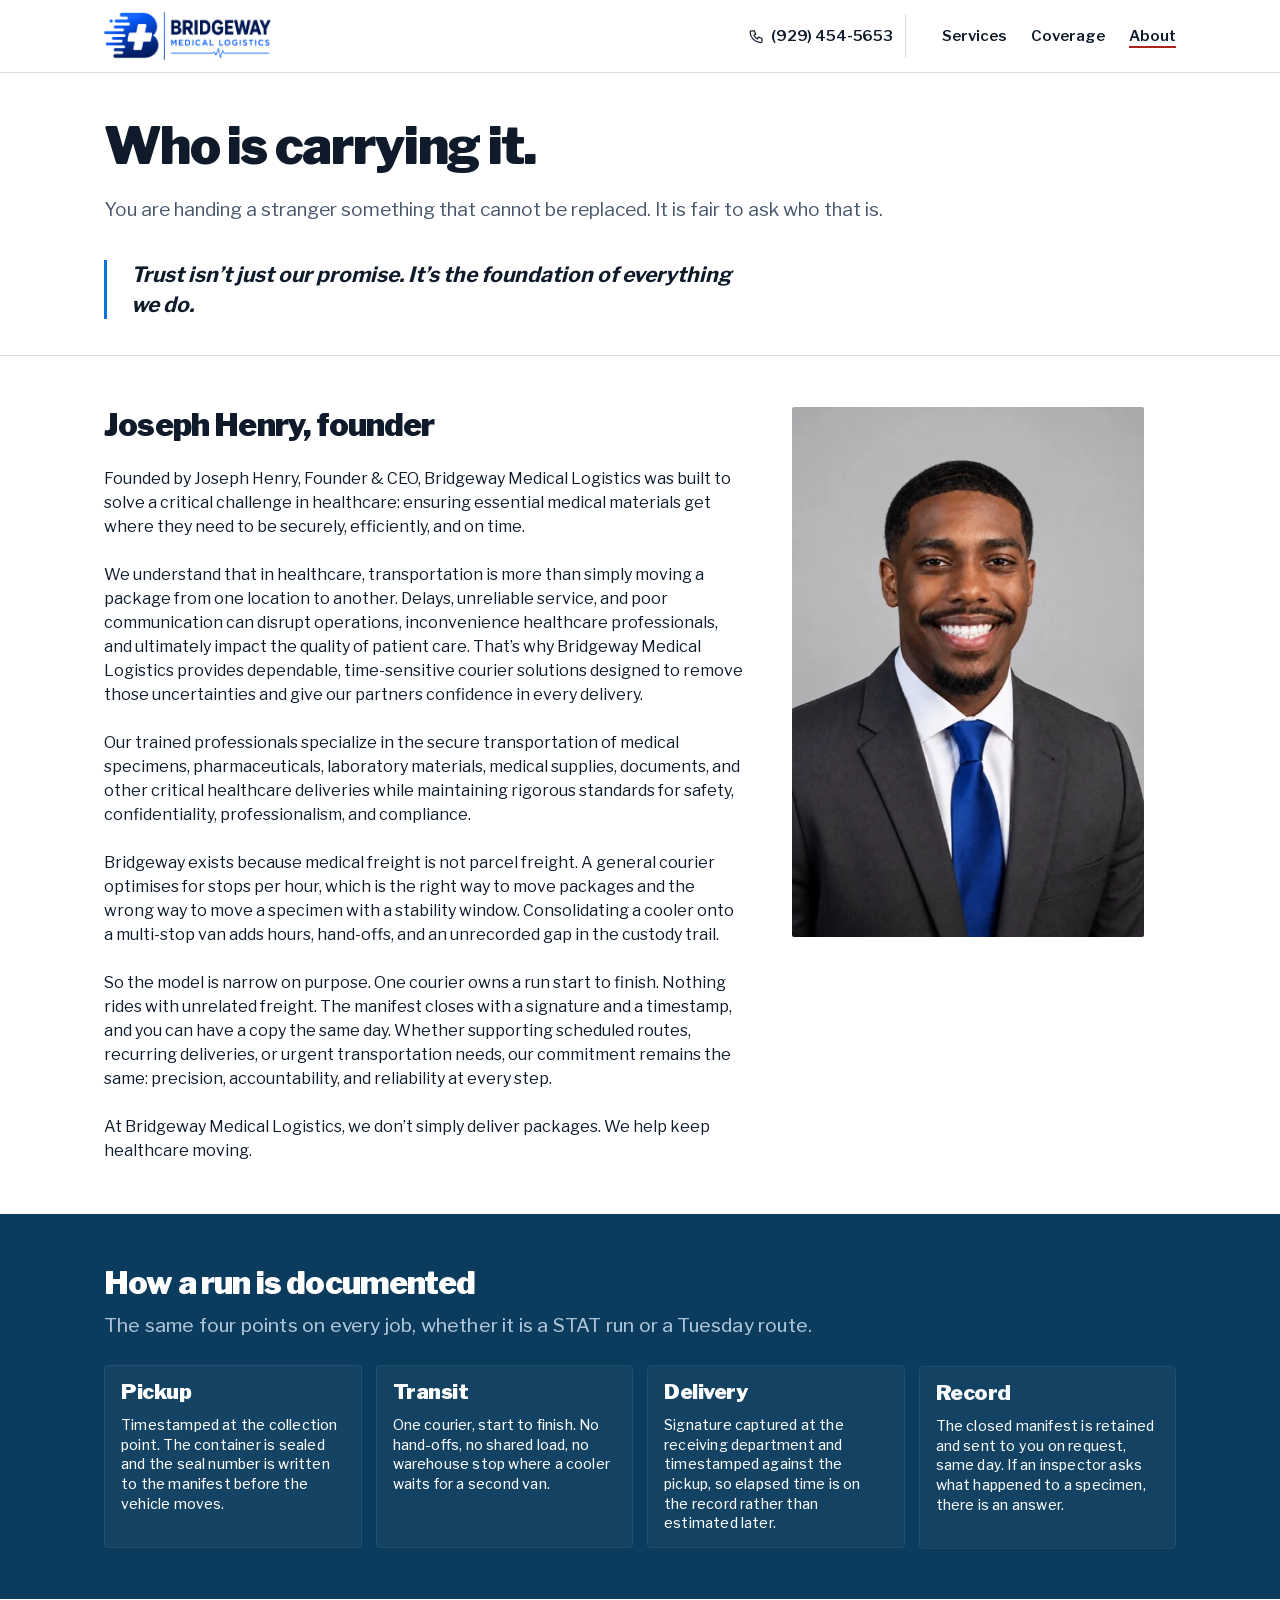
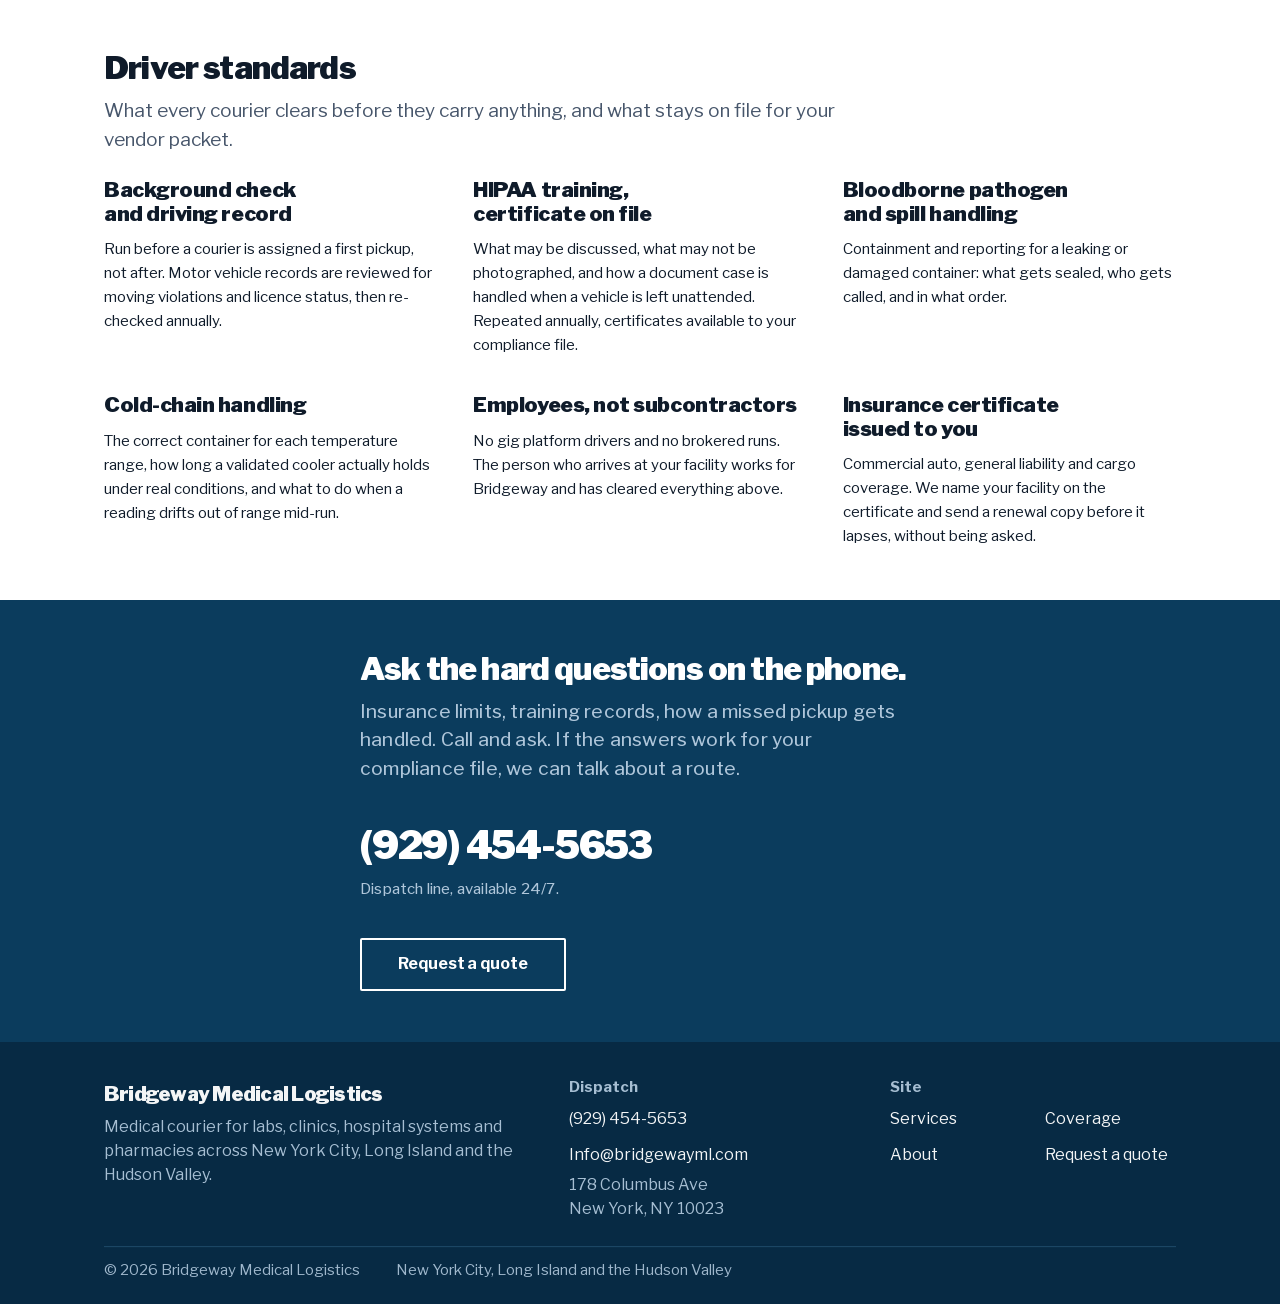
<file: about.html>
<!DOCTYPE html>
<html lang="en">
<head>
<meta charset="utf-8">
<meta name="viewport" content="width=device-width, initial-scale=1">

<title>About | Bridgeway Medical Logistics</title>
<meta name="description" content="Bridgeway Medical Logistics is a medical courier founded by Joseph Henry, serving labs, clinics, hospital systems and pharmacies across New York City, Long Island and the Hudson Valley. Chain of custody, driver standards, training and insurance.">
<link rel="canonical" href="https://bridgewayml.com/about.html">

<!-- ==========================================================================
     Founder paragraphs are filled in with client-supplied company copy. It is
     written in company voice ("we"), not as Joseph's personal background —
     the original ask (where he worked before, the specific incident that
     drove the one-courier model) is still open if he wants to add it later,
     but nothing here is a placeholder that needs replacing before launch.
     ========================================================================== -->

<meta property="og:type" content="website">
<meta property="og:site_name" content="Bridgeway Medical Logistics">
<meta property="og:title" content="About | Bridgeway Medical Logistics">
<meta property="og:description" content="Who runs Bridgeway, how a run is documented end to end, and what stays on file for your vendor packet.">
<meta property="og:url" content="https://bridgewayml.com/about.html">
<meta property="og:image" content="https://bridgewayml.com/assets/img/og-cover.jpg">
<meta property="og:image:width" content="1200">
<meta property="og:image:height" content="630">
<meta name="twitter:card" content="summary_large_image">

<link rel="icon" href="/favicon.svg" type="image/svg+xml">
<link rel="apple-touch-icon" href="/assets/img/apple-touch-icon.png">
<meta name="theme-color" content="#0B3C5D">

<link rel="preload" href="/assets/fonts/librefranklin-var-latin.woff2" as="font" type="font/woff2" crossorigin>
<link rel="stylesheet" href="/assets/css/site.css">

<!-- Motion boot. Adding the class here (rather than from motion.js) is what
     prevents a flash of un-animated content: the hide rules apply on the very
     first paint. The timeout is the safety net -- if motion.js has not
     confirmed it is alive, the class comes off and the page is simply static
     and complete. Content is never left depending on a script that failed. -->
<script>
  (function () {
    var r = document.documentElement;
    if (window.matchMedia && window.matchMedia('(prefers-reduced-motion: reduce)').matches) return;
    r.classList.add('js-motion');
    setTimeout(function () {
      if (!window.__bwMotionReady) r.classList.remove('js-motion');
    }, 2000);
  })();
</script>
</head>
<body>

<a class="skip" href="#main">Skip to content</a>

<!-- Tabler Icons (MIT). Inlined as one sprite: no extra request, no icon
     font, and no hand-rolled paths. Referenced by id from each section below. -->
<svg class="sprite" aria-hidden="true" focusable="false"><symbol id="i-ambulance" viewBox="0 0 24 24"><path d="M5 17a2 2 0 1 0 4 0a2 2 0 1 0 -4 0" /> <path d="M15 17a2 2 0 1 0 4 0a2 2 0 1 0 -4 0" /> <path d="M5 17h-2v-11a1 1 0 0 1 1 -1h9v12m-4 0h6m4 0h2v-6h-8m0 -5h5l3 5" /> <path d="M6 10h4m-2 -2v4" /></symbol><symbol id="i-calendar-clock" viewBox="0 0 24 24"><path d="M10.5 21h-4.5a2 2 0 0 1 -2 -2v-12a2 2 0 0 1 2 -2h12a2 2 0 0 1 2 2v3" /> <path d="M16 3v4" /> <path d="M8 3v4" /> <path d="M4 11h10" /> <path d="M14 18a4 4 0 1 0 8 0a4 4 0 1 0 -8 0" /> <path d="M18 16.5v1.5l.5 .5" /></symbol><symbol id="i-temperature-snow" viewBox="0 0 24 24"><path d="M4 13.5a4 4 0 1 0 4 0v-8.5a2 2 0 1 0 -4 0v8.5" /> <path d="M4 9h4" /> <path d="M14.75 4l1 2h2.25" /> <path d="M17 4l-3 5l2 3" /> <path d="M20.25 10l-1.25 2l1.25 2" /> <path d="M22 12h-6l-2 3" /> <path d="M18 18h-2.25l-1 2" /> <path d="M17 20l-3 -5h-1" /> <path d="M12 9l2.088 .008" /></symbol><symbol id="i-vaccine-bottle" viewBox="0 0 24 24"><path d="M9 4a1 1 0 0 1 1 -1h4a1 1 0 0 1 1 1v1a1 1 0 0 1 -1 1h-4a1 1 0 0 1 -1 -1l0 -1" /> <path d="M10 6v.98c0 .877 -.634 1.626 -1.5 1.77c-.866 .144 -1.5 .893 -1.5 1.77v8.48a2 2 0 0 0 2 2h6a2 2 0 0 0 2 -2v-8.48c0 -.877 -.634 -1.626 -1.5 -1.77a1.795 1.795 0 0 1 -1.5 -1.77v-.98" /> <path d="M7 12h10" /> <path d="M7 18h10" /> <path d="M11 15h2" /></symbol><symbol id="i-files" viewBox="0 0 24 24"><path d="M15 3v4a1 1 0 0 0 1 1h4" /> <path d="M18 17h-7a2 2 0 0 1 -2 -2v-10a2 2 0 0 1 2 -2h4l5 5v7a2 2 0 0 1 -2 2" /> <path d="M16 17v2a2 2 0 0 1 -2 2h-7a2 2 0 0 1 -2 -2v-10a2 2 0 0 1 2 -2h2" /></symbol><symbol id="i-package" viewBox="0 0 24 24"><path d="M12 3l8 4.5l0 9l-8 4.5l-8 -4.5l0 -9l8 -4.5" /> <path d="M12 12l8 -4.5" /> <path d="M12 12l0 9" /> <path d="M12 12l-8 -4.5" /> <path d="M16 5.25l-8 4.5" /></symbol><symbol id="i-lock" viewBox="0 0 24 24"><path d="M5 13a2 2 0 0 1 2 -2h10a2 2 0 0 1 2 2v6a2 2 0 0 1 -2 2h-10a2 2 0 0 1 -2 -2v-6" /> <path d="M11 16a1 1 0 1 0 2 0a1 1 0 0 0 -2 0" /> <path d="M8 11v-4a4 4 0 1 1 8 0v4" /></symbol><symbol id="i-biohazard" viewBox="0 0 24 24"><path d="M10 12a2 2 0 1 0 4 0a2 2 0 1 0 -4 0" /> <path d="M11.939 14c0 .173 .048 .351 .056 .533l0 .217a4.75 4.75 0 0 1 -4.533 4.745l-.217 0m-4.75 -4.75a4.75 4.75 0 0 1 7.737 -3.693m6.513 8.443a4.75 4.75 0 0 1 -4.69 -5.503l-.06 0m1.764 -2.944a4.75 4.75 0 0 1 7.731 3.477l0 .217m-11.195 -3.813a4.75 4.75 0 0 1 -1.828 -7.624l.164 -.172m6.718 0a4.75 4.75 0 0 1 -1.665 7.798" /></symbol><symbol id="i-box" viewBox="0 0 24 24"><path d="M12 3l8 4.5l0 9l-8 4.5l-8 -4.5l0 -9l8 -4.5" /> <path d="M12 12l8 -4.5" /> <path d="M12 12l0 9" /> <path d="M12 12l-8 -4.5" /></symbol><symbol id="i-clipboard-check" viewBox="0 0 24 24"><path d="M9 5h-2a2 2 0 0 0 -2 2v12a2 2 0 0 0 2 2h10a2 2 0 0 0 2 -2v-12a2 2 0 0 0 -2 -2h-2" /> <path d="M9 5a2 2 0 0 1 2 -2h2a2 2 0 0 1 2 2a2 2 0 0 1 -2 2h-2a2 2 0 0 1 -2 -2" /> <path d="M9 14l2 2l4 -4" /></symbol><symbol id="i-shield-check" viewBox="0 0 24 24"><path d="M11.46 20.846a12 12 0 0 1 -7.96 -14.846a12 12 0 0 0 8.5 -3a12 12 0 0 0 8.5 3a12 12 0 0 1 -.09 7.06" /> <path d="M15 19l2 2l4 -4" /></symbol><symbol id="i-clock-hour-4" viewBox="0 0 24 24"><path d="M3 12a9 9 0 1 0 18 0a9 9 0 1 0 -18 0" /> <path d="M12 12l3 2" /> <path d="M12 7v5" /></symbol><symbol id="i-headset" viewBox="0 0 24 24"><path d="M4 14v-3a8 8 0 1 1 16 0v3" /> <path d="M18 19c0 1.657 -2.686 3 -6 3" /> <path d="M4 14a2 2 0 0 1 2 -2h1a2 2 0 0 1 2 2v3a2 2 0 0 1 -2 2h-1a2 2 0 0 1 -2 -2v-3" /> <path d="M15 14a2 2 0 0 1 2 -2h1a2 2 0 0 1 2 2v3a2 2 0 0 1 -2 2h-1a2 2 0 0 1 -2 -2v-3" /></symbol><symbol id="i-map-pin" viewBox="0 0 24 24"><path d="M9 11a3 3 0 1 0 6 0a3 3 0 0 0 -6 0" /> <path d="M17.657 16.657l-4.243 4.243a2 2 0 0 1 -2.827 0l-4.244 -4.243a8 8 0 1 1 11.314 0" /></symbol><symbol id="i-phone" viewBox="0 0 24 24"><path d="M5 4h4l2 5l-2.5 1.5a11 11 0 0 0 5 5l1.5 -2.5l5 2v4a2 2 0 0 1 -2 2a16 16 0 0 1 -15 -15a2 2 0 0 1 2 -2" /></symbol><symbol id="i-circle-check" viewBox="0 0 24 24"><path d="M3 12a9 9 0 1 0 18 0a9 9 0 1 0 -18 0" /> <path d="M9 12l2 2l4 -4" /></symbol><symbol id="i-hourglass-high" viewBox="0 0 24 24"><path d="M6.5 7h11" /> <path d="M6 20v-2a6 6 0 1 1 12 0v2a1 1 0 0 1 -1 1h-10a1 1 0 0 1 -1 -1" /> <path d="M6 4v2a6 6 0 1 0 12 0v-2a1 1 0 0 0 -1 -1h-10a1 1 0 0 0 -1 1" /></symbol><symbol id="i-snowflake" viewBox="0 0 24 24"><path d="M10 4l2 1l2 -1" /> <path d="M12 2v6.5l3 1.72" /> <path d="M17.928 6.268l.134 2.232l1.866 1.232" /> <path d="M20.66 7l-5.629 3.25l.01 3.458" /> <path d="M19.928 14.268l-1.866 1.232l-.134 2.232" /> <path d="M20.66 17l-5.629 -3.25l-2.99 1.738" /> <path d="M14 20l-2 -1l-2 1" /> <path d="M12 22v-6.5l-3 -1.72" /> <path d="M6.072 17.732l-.134 -2.232l-1.866 -1.232" /> <path d="M3.34 17l5.629 -3.25l-.01 -3.458" /> <path d="M4.072 9.732l1.866 -1.232l.134 -2.232" /> <path d="M3.34 7l5.629 3.25l2.99 -1.738" /></symbol><symbol id="i-thermometer" viewBox="0 0 24 24"><path d="M19 5a2.828 2.828 0 0 1 0 4l-8 8h-4v-4l8 -8a2.828 2.828 0 0 1 4 0" /> <path d="M16 7l-1.5 -1.5" /> <path d="M13 10l-1.5 -1.5" /> <path d="M10 13l-1.5 -1.5" /> <path d="M7 17l-3 3" /></symbol><symbol id="i-route" viewBox="0 0 24 24"><path d="M3 19a2 2 0 1 0 4 0a2 2 0 0 0 -4 0" /> <path d="M19 7a2 2 0 1 0 0 -4a2 2 0 0 0 0 4" /> <path d="M11 19h5.5a3.5 3.5 0 0 0 0 -7h-8a3.5 3.5 0 0 1 0 -7h4.5" /></symbol><symbol id="i-file-check" viewBox="0 0 24 24"><path d="M14 3v4a1 1 0 0 0 1 1h4" /> <path d="M17 21h-10a2 2 0 0 1 -2 -2v-14a2 2 0 0 1 2 -2h7l5 5v11a2 2 0 0 1 -2 2" /> <path d="M9 15l2 2l4 -4" /></symbol><symbol id="i-truck-delivery" viewBox="0 0 24 24"><path d="M5 17a2 2 0 1 0 4 0a2 2 0 1 0 -4 0" /> <path d="M15 17a2 2 0 1 0 4 0a2 2 0 1 0 -4 0" /> <path d="M5 17h-2v-4m-1 -8h11v12m-4 0h6m4 0h2v-6h-8m0 -5h5l3 5" /> <path d="M3 9l4 0" /></symbol></svg>


<header class="site-head">
  <div class="wrap site-head__inner">
    <a class="brand" href="/">
      <img class="brand__logo" src="/assets/img/logo-header.png" width="167" height="48" alt="Bridgeway Medical Logistics">
    </a>
    <button type="button" class="nav-toggle" aria-expanded="false" aria-controls="site-nav" aria-label="Open menu">
      <svg class="nav-toggle__icon" viewBox="0 0 24 24" aria-hidden="true" focusable="false">
        <path d="M3 6h18M3 12h18M3 18h18" fill="none" stroke="currentColor" stroke-width="2" stroke-linecap="round"/>
      </svg>
    </button>
    <nav class="nav" id="site-nav" aria-label="Main">
      <a class="nav__call" href="tel:+19294545653" aria-label="Call dispatch at (929) 454-5653"><svg class="i" aria-hidden="true"><use href="#i-phone"></use></svg>(929) 454-5653</a>
      <a href="/#services">Services</a>
      <a href="/#coverage">Coverage</a>
      <a href="/about.html" aria-current="page">About</a>
    </nav>
  </div>
</header>

<main id="main">

  <section class="page-head">
    <div class="wrap">
      <h1 class="display">Who is carrying it.</h1>
      <p class="lead">
        You are handing a stranger something that cannot be replaced. It is fair
        to ask who that is.
      </p>
      <p class="tagline">Trust isn&rsquo;t just our promise. It&rsquo;s the foundation of everything we do.</p>
    </div>
  </section>

  <!-- Founder ============================================================ -->
  <section class="section" aria-labelledby="founder-h">
    <div class="wrap founder">
      <div class="founder__prose">
        <h2 id="founder-h">Joseph Henry, founder</h2>

        <p>
          Founded by Joseph Henry, Founder &amp; CEO, Bridgeway Medical Logistics
          was built to solve a critical challenge in healthcare: ensuring
          essential medical materials get where they need to be securely,
          efficiently, and on time.
        </p>

        <p>
          We understand that in healthcare, transportation is more than simply
          moving a package from one location to another. Delays, unreliable
          service, and poor communication can disrupt operations, inconvenience
          healthcare professionals, and ultimately impact the quality of patient
          care. That&rsquo;s why Bridgeway Medical Logistics provides dependable,
          time-sensitive courier solutions designed to remove those
          uncertainties and give our partners confidence in every delivery.
        </p>

        <p>
          Our trained professionals specialize in the secure transportation of
          medical specimens, pharmaceuticals, laboratory materials, medical
          supplies, documents, and other critical healthcare deliveries while
          maintaining rigorous standards for safety, confidentiality,
          professionalism, and compliance.
        </p>

        <p>
          Bridgeway exists because medical freight is not parcel freight. A
          general courier optimises for stops per hour, which is the right way
          to move packages and the wrong way to move a specimen with a stability
          window. Consolidating a cooler onto a multi-stop van adds hours,
          hand-offs, and an unrecorded gap in the custody trail.
        </p>

        <p>
          So the model is narrow on purpose. One courier owns a run start to
          finish. Nothing rides with unrelated freight. The manifest closes with
          a signature and a timestamp, and you can have a copy the same day.
          Whether supporting scheduled routes, recurring deliveries, or urgent
          transportation needs, our commitment remains the same: precision,
          accountability, and reliability at every step.
        </p>

        <p>
          At Bridgeway Medical Logistics, we don&rsquo;t simply deliver
          packages. We help keep healthcare moving.
        </p>
      </div>

      <figure class="founder__figure founder__figure--portrait">
        <picture>
          <source type="image/webp" srcset="/assets/img/joseph-henry.webp">
          <img src="/assets/img/joseph-henry.jpg" width="532" height="800" loading="lazy"
               alt="Joseph Henry, founder of Bridgeway Medical Logistics.">
        </picture>
      </figure>
    </div>
  </section>

  <!-- Chain of custody. A real four-step sequence. ======================= -->
  <section class="section on-dark" aria-labelledby="cus-h">
    <div class="wrap">
      <div class="section-head">
        <h2 id="cus-h">How a run is documented</h2>
        <p class="lead muted">The same four points on every job, whether it is a STAT run or a Tuesday route.</p>
      </div>

      <div class="svc__grid svc__grid--4">
        <div class="svc">
          <h3>Pickup</h3>
          <p>Timestamped at the collection point. The container is sealed and the seal number is written to the manifest before the vehicle moves.</p>
        </div>
        <div class="svc">
          <h3>Transit</h3>
          <p>One courier, start to finish. No hand-offs, no shared load, no warehouse stop where a cooler waits for a second van.</p>
        </div>
        <div class="svc">
          <h3>Delivery</h3>
          <p>Signature captured at the receiving department and timestamped against the pickup, so elapsed time is on the record rather than estimated later.</p>
        </div>
        <div class="svc">
          <h3>Record</h3>
          <p>The closed manifest is retained and sent to you on request, same day. If an inspector asks what happened to a specimen, there is an answer.</p>
        </div>
      </div>
    </div>
  </section>

  <!-- Driver standards ==================================================== -->
  <section class="section" aria-labelledby="std-h">
    <div class="wrap">
      <div class="section-head">
        <h2 id="std-h">Driver standards</h2>
        <p class="lead muted">
          What every courier clears before they carry anything, and what stays
          on file for your vendor packet.
        </p>
      </div>

      <div class="std__grid">
        <div class="std" data-verify="pending">
          <h3>Background check and driving record</h3>
          <p>Run before a courier is assigned a first pickup, not after. Motor vehicle records are reviewed for moving violations and licence status, then re-checked annually.</p>
        </div>
        <div class="std" data-verify="pending">
          <h3>HIPAA training, certificate on file</h3>
          <p>What may be discussed, what may not be photographed, and how a document case is handled when a vehicle is left unattended. Repeated annually, certificates available to your compliance file.</p>
        </div>
        <div class="std" data-verify="pending">
          <h3>Bloodborne pathogen and spill handling</h3>
          <p>Containment and reporting for a leaking or damaged container: what gets sealed, who gets called, and in what order.</p>
        </div>
        <div class="std" data-verify="pending">
          <h3>Cold-chain handling</h3>
          <p>The correct container for each temperature range, how long a validated cooler actually holds under real conditions, and what to do when a reading drifts out of range mid-run.</p>
        </div>
        <div class="std" data-verify="pending">
          <h3>Employees, not subcontractors</h3>
          <p>No gig platform drivers and no brokered runs. The person who arrives at your facility works for Bridgeway and has cleared everything above.</p>
        </div>
        <div class="std" data-verify="pending">
          <h3>Insurance certificate issued to you</h3>
          <p>Commercial auto, general liability and cargo coverage. We name your facility on the certificate and send a renewal copy before it lapses, without being asked.</p>
        </div>
      </div>
    </div>
  </section>

  <!-- Closing =========================================================== -->
  <section class="section on-dark" aria-labelledby="close-h">
    <div class="wrap closing">
      <h2 id="close-h">Ask the hard questions on the phone.</h2>
      <p class="lead muted">
        Insurance limits, training records, how a missed pickup gets handled.
        Call and ask. If the answers work for your compliance file, we can talk
        about a route.
      </p>
      <a class="quote__tel" href="tel:+19294545653">(929) 454-5653</a>
      <p class="small muted">Dispatch line, available 24/7.</p>
      <div class="btn-row mt-2">
        <a class="btn btn--ghost" href="/#quote">Request a quote</a>
      </div>
    </div>
  </section>

</main>

<footer class="site-foot">
  <div class="wrap">
    <div class="site-foot__grid">
      <div>
        <p class="site-foot__brand">Bridgeway Medical Logistics</p>
        <p>Medical courier for labs, clinics, hospital systems and pharmacies across New York City, Long Island and the Hudson Valley.</p>
      </div>
      <div>
        <h2>Dispatch</h2>
        <ul>
          <li><a class="nums" href="tel:+19294545653">(929) 454-5653</a></li>
          <li><a href="mailto:Info@bridgewayml.com">Info@bridgewayml.com</a></li>
          <li>178 Columbus Ave<br>New York, NY 10023</li>
        </ul>
      </div>
      <div>
        <h2>Site</h2>
        <ul class="ul--split">
          <li><a href="/#services">Services</a></li>
          <li><a href="/#coverage">Coverage</a></li>
          <li><a href="/about.html">About</a></li>
          <li><a href="/#quote">Request a quote</a></li>
        </ul>
      </div>
    </div>
    <div class="site-foot__legal">
      <p>&copy; <span id="year">2026</span> Bridgeway Medical Logistics</p>
      <p>New York City, Long Island and the Hudson Valley</p>
    </div>
  </div>
</footer>

<script src="/assets/js/vendor/gsap.min.js" defer></script>
<script src="/assets/js/vendor/ScrollTrigger.min.js" defer></script>
<script src="/assets/js/site.js" defer></script>
<script src="/assets/js/motion.js" defer></script>
</body>
</html>
</file>
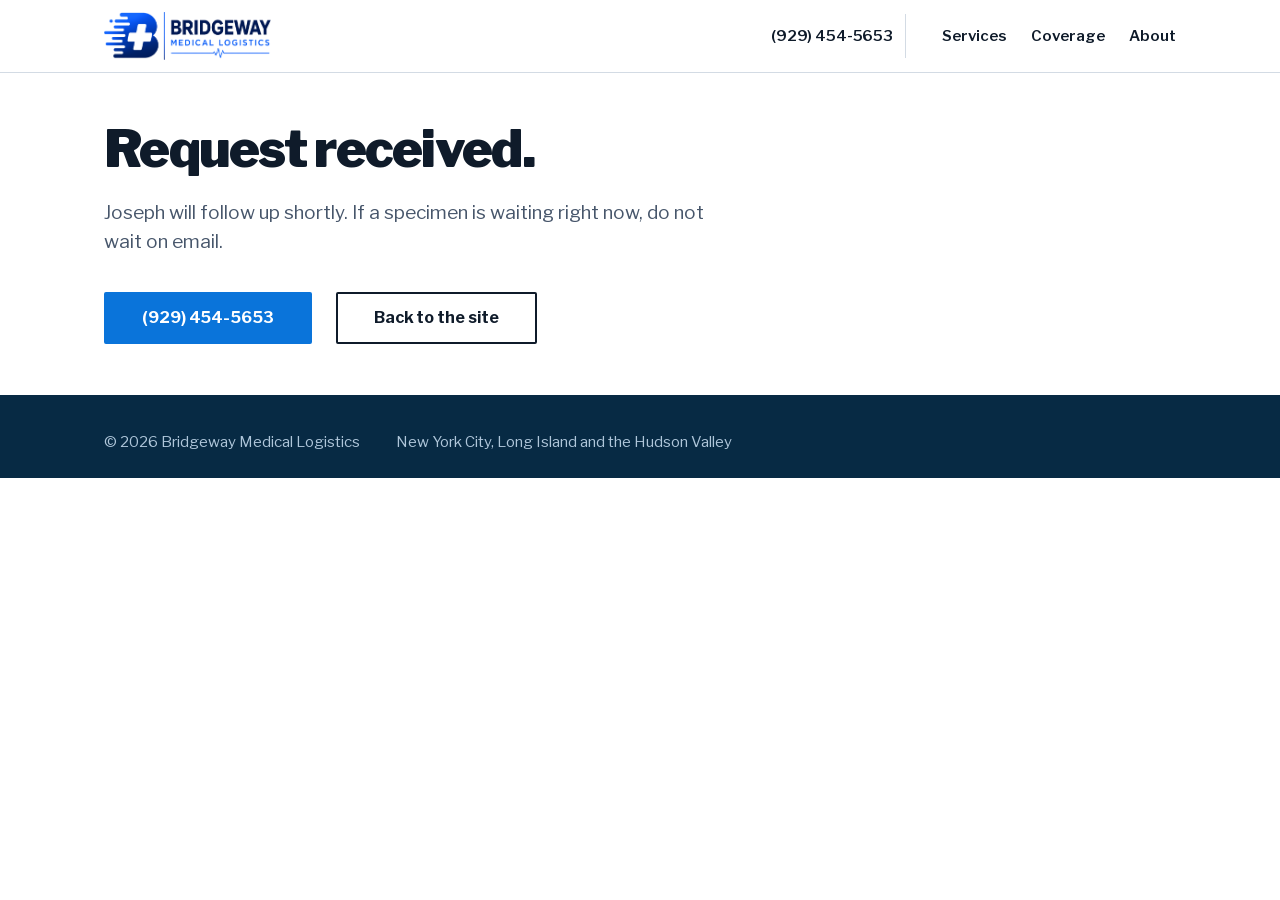
<file: thanks.html>
<!DOCTYPE html>
<html lang="en">
<head>
<meta charset="utf-8">
<meta name="viewport" content="width=device-width, initial-scale=1">
<title>Request received | Bridgeway Medical Logistics</title>
<meta name="robots" content="noindex">
<link rel="icon" href="/favicon.svg" type="image/svg+xml">
<meta name="theme-color" content="#0B3C5D">
<link rel="preload" href="/assets/fonts/librefranklin-var-latin.woff2" as="font" type="font/woff2" crossorigin>
<link rel="stylesheet" href="/assets/css/site.css">

<!-- Motion boot. Adding the class here (rather than from motion.js) is what
     prevents a flash of un-animated content: the hide rules apply on the very
     first paint. The timeout is the safety net -- if motion.js has not
     confirmed it is alive, the class comes off and the page is simply static
     and complete. Content is never left depending on a script that failed. -->
<script>
  (function () {
    var r = document.documentElement;
    if (window.matchMedia && window.matchMedia('(prefers-reduced-motion: reduce)').matches) return;
    r.classList.add('js-motion');
    setTimeout(function () {
      if (!window.__bwMotionReady) r.classList.remove('js-motion');
    }, 2000);
  })();
</script>
</head>
<body>

<a class="skip" href="#main">Skip to content</a>

<header class="site-head">
  <div class="wrap site-head__inner">
    <a class="brand" href="/">
      <img class="brand__logo" src="/assets/img/logo-header.png" width="167" height="48" alt="Bridgeway Medical Logistics">
    </a>
    <button type="button" class="nav-toggle" aria-expanded="false" aria-controls="site-nav" aria-label="Open menu">
      <svg class="nav-toggle__icon" viewBox="0 0 24 24" aria-hidden="true" focusable="false">
        <path d="M3 6h18M3 12h18M3 18h18" fill="none" stroke="currentColor" stroke-width="2" stroke-linecap="round"/>
      </svg>
    </button>
    <nav class="nav" id="site-nav" aria-label="Main">
      <a class="nav__call" href="tel:+19294545653" aria-label="Call dispatch at (929) 454-5653"><svg class="i" aria-hidden="true"><use href="#i-phone"></use></svg>(929) 454-5653</a>
      <a href="/#services">Services</a>
      <a href="/#coverage">Coverage</a>
      <a href="/about.html">About</a>
    </nav>
  </div>
</header>

<main id="main">
  <section class="section">
    <div class="wrap">
      <div class="closing">
        <h1 class="display">Request received.</h1>
        <p class="lead muted">Joseph will follow up shortly. If a specimen is waiting right now, do not wait on email.</p>
        <div class="btn-row mt-2">
          <a class="btn btn--call" href="tel:+19294545653"
             aria-label="Call dispatch at (929) 454-5653">(929) 454-5653</a>
          <a class="btn btn--ghost" href="/">Back to the site</a>
        </div>
      </div>
    </div>
  </section>
</main>

<footer class="site-foot">
  <div class="wrap">
    <div class="site-foot__legal site-foot__legal--bare">
      <p>&copy; <span id="year">2026</span> Bridgeway Medical Logistics</p>
      <p>New York City, Long Island and the Hudson Valley</p>
    </div>
  </div>
</footer>

<script src="/assets/js/vendor/gsap.min.js" defer></script>
<script src="/assets/js/vendor/ScrollTrigger.min.js" defer></script>
<script src="/assets/js/site.js" defer></script>
<script src="/assets/js/motion.js" defer></script>
</body>
</html>
</file>
<file: assets/css/site.css>
/* ==========================================================================
   Bridgeway Medical Logistics

   ONE typeface: Libre Franklin, weights 400 / 600 / 900 from a single
   variable file. Franklin Gothic is the American institutional and
   public-signage lineage, which is the actual typographic register of
   official documents. Hierarchy comes from committed weight and size
   contrast, not from a second or third family.

   NO monospace anywhere. Numbers use this family's tabular figures.
   Mono-caps labels on every section were the loudest tell in the previous
   build; a page of small tracked labels reads as costume, not craft.

   PALETTE: navy #0B3C5D + medical blue #0A74DA on white, emerald #1F7A4D as a
   success accent, seal red reserved for STAT/urgency and errors. Chosen to
   match the client's supplied photography (navy/blue-cross) and brief. Every
   pair contrast-verified before applying. (An earlier build used a bond-green
   identity; the client chose the conventional medical palette to match their
   imagery.)

   Contents
     01  Font + metric-matched fallback
     02  Tokens
     03  Reset + base
     04  Layout primitives
     05  Type
     06  Buttons + links
     07  Header
     08  Hero
     09  Services grid
     10  Quote form
     11  Footer
     12  About
     13  Motion
     14  Print
     15+ Icons, badges, map, why/how/FAQ, mockup-matched sections
   ========================================================================== */

/* 01 · Font ============================================================== */

@font-face {
  font-family: 'Libre Franklin';
  src: url('../fonts/librefranklin-var-latin.woff2') format('woff2-variations');
  font-weight: 400 900;
  font-style: normal;
  font-display: swap;
}

/* Metric-matched fallback. Values measured from the actual font file:
   x-height 0.530, ascent 96.6%, descent 24.6%, line-gap 0%.
   size-adjust brings Arial's 0.519 x-height up to 0.530 (102.1%); the
   ascent and descent overrides are divided by that factor so the line box
   matches. Result: text does not reflow when the web font arrives. */
@font-face {
  font-family: 'LF Fallback';
  src: local('Arial');
  size-adjust: 102.1%;
  ascent-override: 94.6%;
  descent-override: 24.1%;
  line-gap-override: 0%;
}

/* 02 · Tokens ============================================================ */

:root {
  /* Colour. Contrast-verified, unchanged from the approved direction. */
  --paper:          #FFFFFF;
  --band:           #F1F5FA;
  --ink:            #0F1B2A;  /* 16.0:1 on paper */
  --ink-muted:      #47566B;  /* 8.0:1 on paper */
  --bond-600:       #0A63BC;  /* 7.4:1 on paper */
  --bond-800:       #0B3C5D;  /* primary brand; 12.7:1 with white */
  --bond-900:       #072A44;  /* 14.7:1 with white */
  --seal-red:       #B0221D;  /* STAT/urgency + error only, small accents */
  --blue:           #0A74DA;  /* primary buttons; white on it = 4.64:1 */
  --blue-dark:      #0A63BC;  /* button hover, links */
  --emerald:        #1F7A4D;  /* success on light: 'Yes', in-zone */
  --seal-red-dark:  #8E1B17;
  --rule:           #D3DBE4;
  --rule-strong:    #6F7E8C;  /* 4.3:1, clears WCAG 1.4.11 */
  --on-bond:        #FFFFFF;
  --on-bond-muted:  #AFC6DA;  /* 6.8:1 on bond-800 */
  --on-bond-rule:   #22506E;

  --focus: var(--seal-red);

  --ff: 'Libre Franklin', 'LF Fallback', Helvetica, Arial, sans-serif;

  /* Type. Six steps, ~1.33 ratio, generous jump to display so hierarchy
     reads instantly. Body and small are fixed; headings are fluid.
     Every clamp keeps max under 2.5x min. */
  --t-xs:      0.8125rem;                                        /* 13 - table meta only */
  --t-sm:      0.9375rem;                                        /* 15 - tables, secondary copy */
  --t-body:    1rem;                                             /* 16 - the a11y floor, held */
  --t-lead:    clamp(1.0625rem, 1rem + 0.35vw, 1.1875rem);       /* 17 → 19 */
  --t-h3:      clamp(1.125rem, 1.04rem + 0.4vw, 1.3125rem);      /* 18 → 21 */
  --t-h2:      clamp(1.5rem, 1.25rem + 1.1vw, 2rem);             /* 24 → 32 */
  --t-display: clamp(2rem, 1.45rem + 2.7vw, 3.25rem);            /* 32 → 52 */

  /* Vertical rhythm. Body is 17px at line-height 28px, so 1.75rem is the
     base unit and every vertical space is a multiple of it. */
  --r:    1.5rem;       /* 24 - body line-height, the rhythm unit */
  --r-q:  0.375rem;     /* 6  */
  --r-h:  0.75rem;      /* 12 */
  --r-2:  2.25rem;      /* 36 */
  --r-3:  3rem;         /* 48 */
  --r-4:  4.5rem;       /* 72 */

  --section-y: clamp(2.25rem, 4vw, 3.5rem);
  --gutter:    clamp(1.25rem, 4vw, 2.5rem);
  --container: 72rem;   /* 1152 */
  --half:      36rem;

  --z-nav: 30; --z-cta: 35; --z-overlay: 40;   /* three layers exist on this site */
  /* Curves cited in review-animations/STANDARDS.md. Built-in CSS easings are
     too weak to read as intentional. Hover and colour changes use plain
     `ease` per the decision order; entering elements use the strong ease-out. */
  --ease-out:    cubic-bezier(0.23, 1, 0.32, 1);
  --ease-in-out: cubic-bezier(0.77, 0, 0.175, 1);
  --ease: var(--ease-out);

  color-scheme: light;
}

/* 03 · Reset + base ====================================================== */

*, *::before, *::after { box-sizing: border-box; }

html { -webkit-text-size-adjust: 100%; scroll-behavior: smooth; }
@media (prefers-reduced-motion: reduce) { html { scroll-behavior: auto; } }

body {
  margin: 0;
  background: var(--paper);
  color: var(--ink);
  font-family: var(--ff);
  font-size: var(--t-body);
  font-weight: 400;
  line-height: 1.5;                /* 24px on 16px - the rhythm unit */
  font-kerning: normal;
  font-optical-sizing: auto;
  -webkit-font-smoothing: antialiased;
}

img, picture, svg { display: block; max-width: 100%; height: auto; }
/* The UA default is margin: 1em 40px, which was holding the hero photograph
   40px short of the viewport edge and killing the bleed. */
figure { margin: 0; }

.skip {
  position: absolute; left: var(--gutter); top: var(--r-h);
  z-index: var(--z-overlay);
  padding: var(--r-h) var(--r);
  background: var(--seal-red); color: #fff;
  font-size: var(--t-sm); font-weight: 600;
  text-decoration: none;
  transform: translateY(-250%);
}
.skip:focus { transform: translateY(0); }

:focus-visible { outline: 2px solid var(--focus); outline-offset: 3px; border-radius: 1px; }

/* Light type on a dark ground loses perceived weight on three axes, so all
   three are compensated: looser leading, a touch of tracking, and a step up
   in weight (available because the family is variable). */
.on-dark {
  background: var(--bond-800);
  color: var(--on-bond);
  line-height: 1.56;
  letter-spacing: 0.012em;
  font-weight: 450;
  --focus: #FFFFFF;
}
.on-dark h2, .on-dark h3, .on-dark p, .on-dark li { color: var(--on-bond); }
.on-dark .muted { color: var(--on-bond-muted); }

/* 04 · Layout primitives ================================================= */

.wrap {
  width: 100%; max-width: var(--container);
  margin-inline: auto; padding-inline: var(--gutter);
}
.section { padding-block: var(--section-y); }
.section--band { background: var(--band); }

/* 05 · Type ============================================================== */

h1, h2, h3 {
  font-weight: 900;
  line-height: 1.1;
  letter-spacing: -0.026em;
  margin: 0 0 var(--r-h);
  text-wrap: balance;
}
h1 { font-size: var(--t-h2); }
h2 { font-size: var(--t-h2); }
h3 { font-size: var(--t-h3); letter-spacing: -0.022em; line-height: 1.12; }

.display {
  font-size: var(--t-display);
  font-weight: 900;
  line-height: 0.98;
  letter-spacing: -0.033em;   /* above the -0.04em floor */
  margin: 0 0 var(--r);
  text-wrap: balance;
}

p { margin: 0 0 var(--r); max-width: 72ch; text-wrap: pretty; }
p:last-child { margin-bottom: 0; }

.lead { font-size: var(--t-lead); line-height: 1.5; max-width: 62ch; }
.muted { color: var(--ink-muted); }
.small { font-size: var(--t-sm); }

/* Numbers align in columns without a monospace family. */
.nums { font-variant-numeric: tabular-nums; }

.section-head { margin-bottom: var(--r); }
.section-head h2 { max-width: 22ch; }
.section-head .lead { margin-bottom: 0; }

/* 06 · Buttons + links =================================================== */

a { color: var(--bond-600); text-underline-offset: 0.18em; text-decoration-thickness: 1px; }
a:hover { color: var(--bond-800); }
.on-dark a { color: #fff; }

.btn {
  display: inline-flex; align-items: center; justify-content: center; gap: 0.5rem;
  min-height: 3.25rem;                 /* 52px */
  padding: var(--r-h) var(--r-2);
  border: 2px solid transparent; border-radius: 2px;
  font-family: inherit; font-size: var(--t-body); font-weight: 700;
  letter-spacing: -0.005em; text-decoration: none; cursor: pointer;
  white-space: nowrap;
  transition: background-color 170ms ease, border-color 170ms ease, color 170ms ease,
              transform 160ms var(--ease-out);
}
/* scale, not a 1px nudge: the standard press feedback, and it scales the
   label with it so the whole control reads as pressed. */
.btn:active { transform: scale(0.97); }

.btn--call {
  background: var(--blue); border-color: var(--blue); color: #fff;
  font-weight: 700; font-variant-numeric: tabular-nums;
}
@media (hover: hover) and (pointer: fine) {
  .btn--call:hover { background: var(--blue-dark); border-color: var(--blue-dark); color: #fff; }
}

.btn--solid { background: var(--bond-800); border-color: var(--bond-800); color: #fff; }
@media (hover: hover) and (pointer: fine) {
  .btn--solid:hover { background: var(--bond-900); border-color: var(--bond-900); color: #fff; }
}
.btn--pickup .i { width: 1.125rem; height: 1.125rem; }
.btn--ghost { background: transparent; border-color: var(--ink); color: var(--ink); }
@media (hover: hover) and (pointer: fine) {
  .btn--ghost:hover { background: var(--ink); color: #fff; }
}
.on-dark .btn--ghost { border-color: #fff; color: #fff; }
@media (hover: hover) and (pointer: fine) {
  .on-dark .btn--ghost:hover { background: #fff; color: var(--bond-800); }
}

.btn-row { display: flex; flex-wrap: wrap; gap: var(--r-h) var(--r); align-items: center; }
/* Stacked buttons of different widths read as untidy on a phone. Full width
   also gives a bigger target for the call, which is the point of the page. */
@media (max-width: 30rem) {
  .btn-row .btn { flex: 1 1 100%; }
}

/* 07 · Header ============================================================ */

/* Sticky from 48rem up, where the header is a single 72px row. Below that it
   is two rows and pinning it would eat too much of a phone viewport. Keeping
   the dispatch number permanently reachable is the point: it is the
   conversion, and a buyer should never have to scroll back up for it. */
.site-head { border-bottom: 1px solid var(--rule); background: var(--paper); }
@media (min-width: 48rem) {
  .site-head { position: sticky; top: 0; z-index: var(--z-nav); }
}
.site-head__inner {
  display: flex; flex-wrap: wrap; align-items: center;
  column-gap: var(--r); padding-block: var(--r-q);
}
.site-head__inner > .brand   { order: 1; margin-inline-end: auto; }
.site-head__inner > .nav     { order: 3; width: 100%; }

.brand {
  display: inline-flex; align-items: center; min-height: 2.75rem;
  color: var(--ink); text-decoration: none;
}
.brand__logo { height: 3rem; width: auto; display: block; }

.nav {
  display: flex; align-items: center; gap: 0 var(--r);
  flex-wrap: wrap;              /* five links do not fit one row at 375px */
  border-top: 1px solid var(--rule); margin-top: var(--r-q);
}
.nav a {
  display: inline-flex; align-items: center; min-height: 2.75rem;
  font-size: var(--t-sm); font-weight: 600; color: var(--ink); text-decoration: none;
}
.nav a:hover { color: var(--bond-600); text-decoration: underline; }
.nav a[aria-current='page'] {
  text-decoration: underline; text-decoration-color: var(--seal-red);
  text-decoration-thickness: 2px; text-underline-offset: 0.3em;
}
.nav__call {
  font-weight: 700; letter-spacing: -0.01em; font-variant-numeric: tabular-nums;
  color: var(--bond-800);
}
.nav__call:hover { color: var(--seal-red); }
.nav__call .i { width: 1.05rem; height: 1.05rem; margin-inline-end: 0.4rem; }

.nav-toggle {
  display: none;
  order: 3;
  align-items: center; justify-content: center;
  width: 2.75rem; height: 2.75rem; margin-inline-start: var(--r-h);
  padding: 0; border: 1px solid var(--rule); border-radius: 2px;
  background: transparent; color: var(--ink); cursor: pointer;
}
.nav-toggle__icon { width: 1.375rem; height: 1.375rem; }

@media (max-width: 47.99rem) {
  .nav-toggle { display: inline-flex; }
  .site-head__inner > .nav { display: none; order: 4; flex-direction: column; align-items: flex-start; gap: 0; }
  .site-head__inner.is-nav-open > .nav { display: flex; }
  .nav a { width: 100%; }
}

@media (min-width: 48rem) {
  .site-head__inner { flex-wrap: nowrap; padding-block: 0; min-height: 4.5rem; }
  .site-head__inner > .nav { order: 2; width: auto; border-top: 0; margin-top: 0; }
  .nav__call { padding-inline-end: var(--r-h); border-inline-end: 1px solid var(--rule); margin-inline-end: var(--r-h); }
}

/* 08 · Hero (full-bleed banner) ========================================= */
/* A real <img> fills the section; a navy gradient scrim sits above it; the
   copy sits above the scrim. Text is white on the dark left side. The scrim
   is opaque enough on the left that legibility does not depend on the photo,
   which matters because the left of this photo is a white van. */

.hero { position: relative; isolation: isolate; overflow: hidden; background: var(--bond-900); }
.hero__bg { position: absolute; inset: 0; z-index: 0; }
.hero__bg img { width: 100%; height: 100%; object-fit: cover; object-position: 60% 50%; }
/* Scrim: near-opaque navy on the left, clearing toward the right where the
   subject sits. Second layer darkens the very bottom for the scope strip. */
.hero::before {
  content: ''; position: absolute; inset: 0; z-index: 1;
  background:
    linear-gradient(90deg,
      rgba(7,42,68,0.94) 0%, rgba(7,42,68,0.88) 34%,
      rgba(9,50,80,0.55) 66%, rgba(11,60,93,0.20) 100%),
    linear-gradient(0deg, rgba(7,42,68,0.55) 0%, rgba(7,42,68,0) 40%);
}
.hero__inner { position: relative; z-index: 2; padding-block: clamp(3rem, 8vw, 6rem); }
.hero__copy { max-width: 40rem; color: #fff; }
.hero__copy .display { color: #fff; max-width: 18ch; }
.hero__lead { color: #EAF1F8; margin-bottom: var(--r-2); max-width: 48ch; }

/* Ghost button variant that reads on a photo */
.btn--onphoto { background: rgba(255,255,255,0.10); border-color: rgba(255,255,255,0.65); color: #fff; }
@media (hover: hover) and (pointer: fine) {
  .btn--onphoto:hover { background: #fff; color: var(--bond-800); border-color: #fff; }
}

@media (min-width: 40rem) {
  .hero__inner { min-height: clamp(30rem, 60vh, 40rem); display: flex; align-items: center; }
}
/* On small screens the scrim goes mostly vertical so text stays readable over
   whatever part of the photo shows. */
@media (max-width: 39.99rem) {
  .hero::before {
    background:
      linear-gradient(180deg, rgba(7,42,68,0.80) 0%, rgba(7,42,68,0.72) 45%, rgba(7,42,68,0.86) 100%);
  }
  .hero__bg img { object-position: 62% 50%; }
}

/* 10 · Services grid ===================================================== */
/* A two-by-two grid of blocks, two dimensions rather than a one-dimensional
   list, and separated by space rather than hairlines. */

.svc__grid { display: grid; gap: 0.875rem; }
@media (min-width: 48rem) { .svc__grid { grid-template-columns: repeat(2, 1fr); gap: 0.875rem; } }
@media (min-width: 68rem) { .svc__grid { grid-template-columns: repeat(3, 1fr); } }
/* Cell count must match item count: four items in a three-column grid leaves
   an orphan in the second row, which reads as a mistake. */
@media (min-width: 62rem) { .svc__grid--4 { grid-template-columns: repeat(4, 1fr); } }


/* 11 · (Section removed; see "20 · Coverage" for the current Coverage rules) */

/* 12 · Quote form ======================================================== */

/* Header band, then a full-width form. The old two-column split parked the
   heading and phone in a column that ran out of content 580px before the form
   did, and that empty ground is what made the section feel oversized. */
.quote__head { display: grid; gap: var(--r); align-items: end; margin-bottom: var(--r-2); }
@media (min-width: 52rem) {
  .quote__head { grid-template-columns: 1fr auto; gap: var(--r-2); }
  .quote__call { text-align: right; }
}
.quote__head h2 { margin-bottom: var(--r-q); }
.quote__head .lead { margin-bottom: 0; }
.quote__call p { margin: 0; }
.form__note { margin: 0; max-width: 74ch; }
/* Frequency is short, notes want room: 1 to 2 rather than an even split. */
@media (min-width: 52rem) { .form__row--split { grid-template-columns: 1fr 2fr; gap: 1.25rem; } }

/* Padding to clear the 44px target: at the clamp minimum the line box is only
   31px, and this is a primary tap target. */
.quote__tel {
  display: inline-block; margin-block: 0 var(--r-q);
  padding-block: 0.35rem; min-height: 2.75rem;
  font-size: clamp(1.75rem, 1.2rem + 2vw, 2.375rem);
  font-weight: 900; letter-spacing: -0.032em; line-height: 1.1;
  font-variant-numeric: tabular-nums;
  color: #fff; text-decoration: none;
  margin-block: var(--r-h) var(--r-q);
}
.quote__tel:hover { text-decoration: underline; text-underline-offset: 0.12em; }

/* 20px between field rows. Nine fields on the 24px rhythm made the form
   panel taller than everything else in the section combined. */
.form { display: grid; gap: 1.25rem; }
.form__row { display: grid; gap: 1.25rem; align-items: start; }
@media (min-width: 40rem) { .form__row--2 { grid-template-columns: 1fr 1fr; gap: 1.25rem; } }
/* Three short selects share one row on wide viewports, saving a whole row of
   height in a nine-field form. */
@media (min-width: 62rem) { .form__row--3 { grid-template-columns: repeat(3, 1fr); gap: 1.25rem; } }
@media (min-width: 40rem) and (max-width: 61.99rem) { .form__row--3 { grid-template-columns: 1fr 1fr; gap: 1.25rem; } }

.field { display: grid; gap: 0.3rem; align-content: start; }
/* Sentence case, not tracked small caps. */
.field label { font-size: var(--t-sm); font-weight: 600; color: #fff; letter-spacing: 0; }
.field__hint { font-size: var(--t-sm); color: var(--on-bond-muted); }

.field input, .field select, .field textarea {
  width: 100%; min-height: 2.875rem;   /* 46px, still over the 44px minimum */
  padding: 0.6rem var(--r-h);
  background: #fff; border: 1px solid var(--rule-strong); border-radius: 2px;
  color: var(--ink); font-family: inherit; font-size: 1rem; font-weight: 400;
  line-height: 1.5; letter-spacing: 0;
}
.field textarea { min-height: 5.5rem; resize: vertical; }
.field select { appearance: none; }
.field input::placeholder, .field textarea::placeholder { color: #5C6B7A; }  /* 5.5:1 */
.field input:focus-visible, .field select:focus-visible, .field textarea:focus-visible {
  outline: 2px solid #fff; outline-offset: 2px;
}
.field [aria-invalid='true'] { border-color: var(--seal-red); border-width: 2px; }
.field__error { font-size: var(--t-sm); font-weight: 600; color: #FFC9C6; min-height: 1.4em; }

.honey { position: absolute; left: -9999px; width: 1px; height: 1px; overflow: hidden; }

.form__submit { display: flex; flex-wrap: wrap; gap: var(--r-h) var(--r); align-items: center; }
.form__legal { font-size: var(--t-sm); color: var(--on-bond-muted); margin: 0; max-width: 40ch; }

.form__status {
  padding: var(--r-h) var(--r);
  border: 2px solid var(--on-bond-rule); border-radius: 2px;
  font-size: var(--t-body);
}
/* Appearing with no transition reads as broken. This is state indication on
   an occasional event, so it earns a standard-length entry. allow-discrete
   lets it animate out of display:none; browsers without it just snap. */
.form__status {
  opacity: 1; transform: none;
  transition: opacity 220ms ease, transform 220ms var(--ease-out),
              display 220ms allow-discrete;
}
.form__status[hidden] { display: none; opacity: 0; transform: translateY(-0.25rem); }
@starting-style {
  .form__status:not([hidden]) { opacity: 0; transform: translateY(-0.25rem); }
}
.form__status--ok  { border-color: #AFC6DA; background: rgba(255,255,255,0.08); }
.form__status--err { border-color: #FFC9C6; background: rgba(176,34,29,0.24); color: #FFE3E1; }

.btn[aria-busy='true'] { opacity: 0.7; cursor: progress; }

/* 13 · Footer ============================================================ */

.site-foot { background: var(--bond-900); color: var(--on-bond-muted); padding-block: var(--r-2) var(--r); line-height: 1.5; }
.site-foot__grid { display: grid; gap: var(--r); }
@media (min-width: 48rem) { .site-foot__grid { grid-template-columns: 1.5fr 1fr 1fr; gap: var(--r-2); } }
.site-foot h2 { font-size: var(--t-sm); font-weight: 700; letter-spacing: 0; color: var(--on-bond-muted); margin-bottom: var(--r-q); }
/* Two columns for the longer link list, so the footer is not as tall as its
   longest stack. */
.site-foot ul { list-style: none; margin: 0; padding: 0; display: grid; gap: 0; }
@media (min-width: 30rem) { .site-foot ul.ul--split { grid-template-columns: repeat(2, 1fr); column-gap: var(--r); } }
.site-foot a { color: #fff; text-decoration: none; }
.site-foot a:hover { text-decoration: underline; }
.site-foot ul a { display: inline-flex; align-items: center; min-height: 2.25rem; }
.site-foot__brand { font-size: 1.25rem; font-weight: 900; letter-spacing: -0.038em; color: #fff; margin-bottom: var(--r-q); }
.site-foot__legal {
  margin-top: var(--r); padding-top: var(--r-h); border-top: 1px solid var(--on-bond-rule);
  font-size: var(--t-sm); display: flex; flex-wrap: wrap; gap: var(--r-q) var(--r-2);
}
.site-foot__legal p { margin: 0; max-width: none; }

/* 14 · About ============================================================= */

.page-head { border-bottom: 1px solid var(--rule); padding-block: var(--r-3) var(--r-2); }
.page-head .lead { margin-top: var(--r); color: var(--ink-muted); }
/* Slogan. A left rule rather than quote marks: quote marks imply someone said
   this about us, a rule just marks it as a set-off line of brand voice. */
.tagline {
  margin-top: var(--r-2); padding-left: var(--r); max-width: 42ch;
  border-left: 3px solid var(--blue);
  font-size: var(--t-h3); font-weight: 700; font-style: italic;
  color: var(--ink); line-height: 1.4;
}

.founder { display: grid; gap: var(--r-2); align-items: start; }
@media (min-width: 58rem) { .founder { grid-template-columns: 1.25fr 0.75fr; gap: var(--r-3); } }
.founder__prose > * + * { margin-top: var(--r); }
.founder__figure img { width: 100%; border-radius: 2px; }
.founder__figure figcaption { margin-top: var(--r-h); font-size: var(--t-sm); color: var(--ink-muted); }
/* A headshot at full column width reads oversized next to body text --
   contained and centred is the standard treatment. */
.founder__figure--portrait { max-width: 20rem; margin-inline: auto; }
@media (min-width: 58rem) { .founder__figure--portrait { max-width: 22rem; margin-inline: 0; } }

/* Driver standards: a two-column grid of blocks with a large index numeral
   set in the same family. No rules, no numbered eyebrow scaffolding. */
.std__grid { display: grid; gap: var(--r-2); }
@media (min-width: 48rem) { .std__grid { grid-template-columns: repeat(2, 1fr); gap: var(--r-2); } }
@media (min-width: 68rem) { .std__grid { grid-template-columns: repeat(3, 1fr); } }
.std h3 { margin-bottom: var(--r-h); max-width: 24ch; }
.std p { font-size: var(--t-sm); line-height: 1.6; margin: 0; max-width: 44ch; }

.closing { max-width: 40rem; }

/* 15 · Motion ============================================================ */
/* One moment on hero load, then the page is still. Nothing animates on
   scroll anywhere on this site. Content is visible by default and motion is
   added only when it is welcome, so a headless renderer or a background tab
   never ships a blank hero. */

@keyframes bw-rise { from { opacity: 0; transform: translateY(0.625rem); } to { opacity: 1; transform: none; } }
@keyframes bw-fade { from { opacity: 0; } to { opacity: 1; } }

@media (prefers-reduced-motion: no-preference) {
  /* Stagger sits in the 30-80ms band. The previous 110ms and 90ms gaps read
     as slow. Duration is 480ms, not 620: this brand is precise, and the
     cohesion rule is to match motion to the mood. */
  .hero .display,
  .hero__lead,
  .hero .btn-row { animation: bw-rise 480ms var(--ease-out) both; }
  .hero .display  { animation-delay: 40ms; }
  .hero__lead     { animation-delay: 110ms; }
  .hero .btn-row  { animation-delay: 180ms; }
  .hero__media    { animation: bw-fade 480ms var(--ease-out) 40ms both; }
}

/* Reduced motion means fewer and gentler animations, not zero. The opacity
   fade aids comprehension and stays; only the positional movement goes. */
@media (prefers-reduced-motion: reduce) {
  .hero .display,
  .hero__lead,
  .hero .btn-row,
  .hero__media { animation: bw-fade 260ms ease both; }
}

/* 16 · Print ============================================================= */
/* Practice managers print vendor sheets into procurement files. */

@media print {
  .site-head, .skip, .hero__media, .form, .founder__figure { display: none; }
  body { color: #000; background: #fff; font-size: 11pt; line-height: 1.45; }
  .on-dark, .site-foot { background: #fff !important; color: #000 !important; font-weight: 400; letter-spacing: 0; }
  .on-dark *, .site-foot * { color: #000 !important; }
  a { text-decoration: underline; }
  .section, .creds { padding-block: 0.75rem; }
  h2, h3, .display { page-break-after: avoid; }
}

/* Required-field marking. The asterisk is decorative (aria-hidden); the
   input's own `required` attribute is what assistive tech announces. The
   legend gives the asterisk meaning for everyone else. */
.req { color: #FFC9C6; font-weight: 700; }
.form__req { margin: 0; }

/* Small utilities, so markup carries no inline style attributes. */
.mt-2 { margin-top: var(--r-2); }
.site-foot__legal--bare { margin-top: 0; border-top: 0; padding-top: 0; }
.on-dark .spec__meta { color: var(--on-bond-muted); }
/* bond-600 is 7.4:1 on white but only 1.71:1 on the dark ground. The
   citations live on dark, so they need the light green. */
.on-dark .reg__cite { color: #7FB4E8; }   /* 6.6:1 */
.reg__item h3 { margin-bottom: var(--r-q); }
.on-dark .packet li { color: var(--on-bond); }
.on-dark .packet li::before { background: var(--on-bond-muted); }

/* ==========================================================================
   18 · Coverage directory

   Classic directory setting: a region label over a hanging-indent list of
   zones, each with its areas as a run of prose. This is how a gazetteer or
   the back matter of a reference book sets a place index, and it suits the
   content far better than a nine-row bordered table did.
   ========================================================================== */

.dir__grid { display: grid; gap: var(--r-2); }
@media (min-width: 56rem) { .dir__grid { grid-template-columns: 1.15fr 1fr; gap: var(--r-3); } }

.dir__region {
  font-size: var(--t-sm);
  font-weight: 700;
  letter-spacing: 0;
  color: var(--ink-muted);
  margin: 0 0 var(--r-h);
  padding-bottom: var(--r-q);
  border-bottom: 1px solid var(--rule);
}

.dir { margin: 0; display: grid; gap: var(--r-h); }
.dir__row { display: grid; gap: 0.1rem; }
/* Hanging indent once there is room for it: the zone name sits in its own
   measure and the areas align to a common left edge, which is what makes a
   printed index scannable. */
@media (min-width: 34rem) {
  .dir__row { grid-template-columns: 8.5rem 1fr; gap: 0 var(--r); align-items: baseline; }
}
.dir dt {
  font-weight: 700;
  color: var(--ink);
  letter-spacing: -0.012em;
}
.dir dd {
  margin: 0;
  color: var(--ink-muted);
  font-size: var(--t-sm);
  line-height: 1.5;
  max-width: 46ch;
  text-wrap: pretty;
}
.dir__sla {
  display: inline-block;
  margin-inline-start: 0.4ch;
  font-weight: 700;
  color: var(--ink);
  font-variant-numeric: tabular-nums;
}
.dir__note {
  margin-top: var(--r);
  padding-top: var(--r-h);
  border-top: 1px solid var(--rule);
  font-size: var(--t-sm);
  color: var(--ink-muted);
  max-width: 48ch;
}

/* ==========================================================================
   19 · Icons, badges, eyebrows

   Icons are Tabler outline (MIT), inlined as one <symbol> sprite at the top
   of <body>. No extra request, no hand-rolled paths, no icon font.

   Three badge tints, each semantically earned rather than decorative:
   brand green by default, seal red for urgency, cold blue for temperature.
   ========================================================================== */

.sprite { position: absolute; width: 0; height: 0; overflow: hidden; }

.i {
  width: 1.25em; height: 1.25em;
  flex: none;
  stroke: currentColor;
  fill: none;
  stroke-width: 1.75;
  stroke-linecap: round;
  stroke-linejoin: round;
}

/* Circular tinted badge behind an icon */
.badge {
  display: inline-grid; place-items: center;
  width: 2.75rem; height: 2.75rem;
  border-radius: 50%;
  background: #E1EEFB;
  color: var(--bond-800);
  flex: none;
}
.badge .i { width: 1.375rem; height: 1.375rem; }
.badge--stat { background: #FBE7E6; color: var(--seal-red); }
.badge--cold { background: #E2EDF4; color: #1C5A7A; }   /* 6.7:1 on its tint */
.badge--sm   { width: 2rem; height: 2rem; }
.badge--sm .i { width: 1rem; height: 1rem; }

/* On the dark ground the badge is a ring rather than a filled disc */
.on-dark .badge {
  background: rgba(255,255,255,0.07);
  color: #CFE0F2;
  box-shadow: inset 0 0 0 1px var(--on-bond-rule);
}

/* Section eyebrow: icon plus a short label. One per section, and the label
   always names the section rather than numbering it. */
.eyebrow {
  display: flex; align-items: center; gap: 0.5rem;
  font-size: var(--t-xs); font-weight: 700;
  letter-spacing: 0.09em; text-transform: uppercase;
  color: var(--bond-600);
  margin: 0 0 var(--r-h);
}
.eyebrow .i { width: 1rem; height: 1rem; }
.on-dark .eyebrow { color: #7FB4E8; }

/* Service card. Compact: the badge, padding and leading are all a step down
   from the page defaults so six cards do not dominate the page. */
.svc {
  background: var(--paper);
  border: 1px solid var(--rule);
  border-radius: 4px;
  padding: 0.875rem 1rem;
  display: flex; flex-direction: column;
}
.section--band .svc { background: var(--paper); }
.svc__head { display: flex; align-items: center; gap: 0.5rem; margin-bottom: 0.3rem; }
.svc__head h3 { margin: 0; font-size: 0.9375rem; line-height: 1.25; letter-spacing: -0.015em; max-width: 20ch; }
.svc__head .badge { width: 1.75rem; height: 1.75rem; }
.svc__head .badge .i { width: 0.9375rem; height: 0.9375rem; }
/* Only the description flexes. Previously `.svc p` matched the turnaround
   line too, so both grew and left dead space under it in equal-height rows. */
.svc > p { font-size: 0.875rem; line-height: 1.4; margin: 0; max-width: 44ch; }
.svc > p:not(.svc__turn) { flex: 1; }
.svc__turn {
  flex: none;
  display: flex; align-items: center; gap: 0.4rem;
  margin: 0.5rem 0 0;
  padding-top: 0.5rem;
  border-top: 1px solid var(--rule);
  font-size: 0.8125rem; font-weight: 700; color: var(--bond-600);
}
.svc__turn .i { width: 0.875rem; height: 0.875rem; }
.svc__turn--stat { color: var(--seal-red); }
.on-dark .svc { background: rgba(255,255,255,0.04); border-color: var(--on-bond-rule); }
.on-dark .svc__turn { border-top-color: var(--on-bond-rule); color: #7FB4E8; }

/* ==========================================================================
   20 · Coverage map
   ========================================================================== */

/* Redesigned at the client's explicit direction toward an "enterprise
   logistics platform" feel -- gradient fill, glow, route lines -- which is a
   deliberate exception to this file's usual flat, anti-SaaS-gradient
   language (see DESIGN.md "Aesthetic lane"). Confined to this one section. */

.cov__head { max-width: 46rem; margin-bottom: var(--r-2); }
.cov__head .lead { margin-top: var(--r-q); }

/* ZIP check -- unchanged behaviour, restyled as its own card at the top of
   the rail rather than paired with the section heading. */
.zipcheck {
  background: var(--paper); border: 1px solid var(--rule); border-radius: 8px;
  padding: var(--r); box-shadow: 0 1px 2px rgba(11,60,93,0.05);
}
.zipcheck label { display: block; font-size: var(--t-sm); font-weight: 700; margin-bottom: var(--r-h); }
.zipcheck__row { display: flex; gap: var(--r-h); }
.zipcheck input {
  flex: 1; min-width: 0; min-height: 2.875rem;
  padding: 0.6rem var(--r-h);
  background: #fff; border: 1px solid var(--rule-strong); border-radius: 2px;
  font-family: inherit; font-size: 1rem; font-variant-numeric: tabular-nums;
  color: var(--ink);
}
.zipcheck .btn { min-height: 2.875rem; padding-inline: var(--r); white-space: nowrap; }
.zipcheck__out {
  margin: var(--r-h) 0 0; font-size: var(--t-sm); font-weight: 600;
  max-width: 34ch; min-height: 1.2em;
}
.zipcheck__out--ok   { color: var(--emerald); }
.zipcheck__out--warn { color: var(--seal-red); }

/* Layout: map left, rail right. Single column below 62rem. */
/* `minmax(0, 1fr)` rather than the implicit single-column default: a bare
   grid track sizes to its content's max-content width, and the map SVG (no
   width/height attribute, only a viewBox) has enough intrinsic width to pull
   the whole section wider than the viewport on mobile. minmax(0, ...) caps
   the track at the container's own width regardless of content. */
.cov__layout { display: grid; grid-template-columns: minmax(0, 1fr); gap: var(--r-2); align-items: start; }
/* 1.8fr : 1fr rather than the earlier 1.3fr -- the rail only holds the ZIP
   checker now (cards and the facility directory moved below, full width),
   so it doesn't need much column width, and the map is the thing worth
   spending the space on. */
@media (min-width: 62rem) { .cov__layout { grid-template-columns: minmax(0, 1.8fr) minmax(0, 1fr); gap: var(--r-2); } }
.cov__rail { display: grid; grid-template-columns: minmax(0, 1fr); gap: var(--r); align-content: start; }

.cov__map { margin: 0; min-width: 0; }
.map__svg {
  width: 100%; height: auto; display: block;
  border-radius: 16px; box-shadow: 0 20px 48px rgba(10,60,93,0.22);
}
.cov__map figcaption { margin-top: var(--r-h); font-size: var(--t-xs); color: var(--ink-muted); max-width: 52ch; }

.map__water { fill: url(#mapWater); }
.map__ctx   { fill: #E7ECF2; stroke: #fff; stroke-width: 1; }
.map__zone  { fill: url(#mapLand); stroke: #fff; stroke-width: 1.5; }
.map__route { fill: none; stroke: #fff; stroke-width: 2; stroke-linecap: round; stroke-dasharray: 1 7; opacity: 0.9; }
.map__hub-glow { fill: #5FB4FF; opacity: 0.5; }
.map__hub   { fill: #fff; stroke: #0A5FB0; stroke-width: 3; }
.map__leader{ stroke: #0A5FB0; stroke-width: 1.25; opacity: 0.55; }
.map__chip  { fill: #fff; stroke: #DCE9F7; stroke-width: 1; filter: drop-shadow(0 2px 4px rgba(10,60,93,0.18)); }
.map__hub-label { font-family: var(--ff); font-size: 12.5px; font-weight: 800; fill: var(--bond-800); }

/* Section micro-label. A thin rule fills the remaining row width so the
   label reads as a divider, not a heading competing with the H2 above it. */
.cov__section-label {
  display: flex; align-items: center; gap: var(--r);
  margin: var(--r-3) 0 var(--r); font-size: var(--t-sm); font-weight: 800;
  letter-spacing: 0.02em; color: var(--blue-dark);
}
.cov__section-label::after { content: ''; flex: 1; height: 1px; background: var(--rule); }

/* Three region cards: solid-colour circle badge with a white silhouette of
   the actual county geometry, not a generic pin -- the shape itself is the
   proof the coverage claim is specific. */
.cov__cards { display: grid; gap: var(--r); }
@media (min-width: 34rem) { .cov__cards { grid-template-columns: repeat(3, 1fr); } }
.cov__card {
  background: var(--band); border: 1px solid var(--rule); border-radius: 12px;
  padding: var(--r-2) var(--r);
}
.cov__silhouette-wrap {
  width: 4.5rem; height: 4.5rem; border-radius: 50%;
  background: var(--blue); display: grid; place-items: center;
  margin: 0 auto var(--r);
}
.cov__silhouette { width: 62%; height: 62%; fill: #fff; }
.cov__card h3 { margin: 0 0 var(--r-q); font-size: var(--t-h3); text-align: center; color: var(--blue-dark); }
.cov__card > p { margin: 0; font-size: var(--t-sm); color: var(--ink-muted); text-align: center; }

/* Facility list: one bordered card, three columns of icon + label rows with
   hairline separators -- a directory, not a badge wall. */
.cov__served {
  background: var(--paper); border: 1px solid var(--rule); border-radius: 12px;
  padding: var(--r-h) var(--r);
}
.cov__served-grid {
  list-style: none; margin: 0; padding: 0;
  display: grid; grid-template-columns: 1fr; gap: 0;
}
@media (min-width: 34rem) { .cov__served-grid { grid-template-columns: repeat(3, 1fr); column-gap: var(--r); } }
.cov__served-grid li {
  display: flex; align-items: center; gap: 0.75rem;
  padding: var(--r-h) 0; font-size: var(--t-sm); font-weight: 700; color: var(--ink);
  border-bottom: 1px solid var(--rule);
}
/* Hairline only between rows, not under the last row of each column. */
@media (min-width: 34rem) {
  .cov__served-grid li:nth-last-child(-n+3) { border-bottom: 0; }
}
@media (max-width: 33.9rem) {
  .cov__served-grid li:last-child { border-bottom: 0; }
}
.cov__served-grid .i { width: 1.25rem; height: 1.25rem; color: var(--blue-dark); flex: none; }

/* Bottom banner */
.cov__cta {
  margin-top: var(--r-2);
  display: flex; flex-wrap: wrap; align-items: center; justify-content: space-between; gap: var(--r);
  background: linear-gradient(120deg, var(--bond-800), var(--bond-900));
  color: #fff; border-radius: 12px; padding: var(--r-2);
}
.cov__cta h3 { color: #fff; margin: 0 0 0.25rem; font-size: var(--t-h3); }
.cov__cta p { margin: 0; color: var(--on-bond-muted); font-size: var(--t-sm); max-width: 46ch; }
.cov__cta .btn { flex: none; }
.cov__cta .btn .i { width: 1.125rem; height: 1.125rem; margin-left: 0.4rem; }

/* ==========================================================================
   22 · Why choose us / How it works / FAQ
   ========================================================================== */

/* Why: photo left, four reasons right */
.why__grid { display: grid; gap: var(--r-2); align-items: center; }
@media (min-width: 56rem) { .why__grid { grid-template-columns: 1fr 1.1fr; gap: var(--r-3); } }
.why__fig { margin: 0; }
.why__fig img { width: 100%; border-radius: 4px; border: 1px solid var(--rule); }
.why__body .eyebrow { margin-top: 0; }
.why__list { list-style: none; margin: var(--r) 0 0; padding: 0; display: grid; gap: var(--r); }
.why__list li { display: flex; gap: var(--r-h); align-items: flex-start; }
.why__list .i { color: var(--blue-dark); width: 1.5rem; height: 1.5rem; flex: none; margin-top: 0.15em; }
.why__list .why__text { min-width: 0; }
.why__list h3 { margin: 0 0 0.15rem; font-size: var(--t-h3); }
.why__list p { margin: 0; font-size: var(--t-sm); color: var(--ink-muted); max-width: 44ch; }

/* How: numbered timeline */
.steps { list-style: none; margin: 0; padding: 0; display: grid; gap: var(--r-2); counter-reset: step; }
@media (min-width: 52rem) { .steps { grid-template-columns: repeat(4, 1fr); gap: var(--r); } }
.step { position: relative; padding-top: var(--r-h); }
.step__num {
  display: inline-grid; place-items: center;
  width: 1.75rem; height: 1.75rem; border-radius: 50%;
  background: var(--blue); color: #fff; font-weight: 900; font-size: var(--t-sm);
  font-variant-numeric: tabular-nums; margin-bottom: var(--r-h);
}
.step__ic { display: none; }
.step h3 { font-size: var(--t-h3); margin: 0 0 0.25rem; }
.step p { font-size: var(--t-sm); color: var(--ink-muted); margin: 0; max-width: 34ch; }
/* connector line between steps on wide screens */
@media (min-width: 52rem) {
  .step::before {
    content: ''; position: absolute; top: calc(var(--r-h) + 0.875rem); left: 2.25rem; right: -0.5rem;
    height: 2px; background: var(--rule);
  }
  .step:last-child::before { display: none; }
}

/* FAQ: native details/summary accordion */
.faq { border-top: 1px solid var(--rule); max-width: 60rem; }
.faq__item { border-bottom: 1px solid var(--rule); }
.faq__item summary {
  display: flex; align-items: center; justify-content: space-between; gap: var(--r);
  padding: var(--r) 0; cursor: pointer; list-style: none;
  font-family: inherit; font-weight: 700; font-size: var(--t-h3); color: var(--ink);
}
.faq__item summary::-webkit-details-marker { display: none; }
.faq__item summary:hover { color: var(--blue-dark); }
.faq__item summary:focus-visible { outline: 2px solid var(--focus); outline-offset: 2px; }
.faq__mark { flex: none; color: var(--rule-strong); transition: transform 200ms var(--ease-out), color 170ms ease; }
.faq__mark .i { width: 1.375rem; height: 1.375rem; }
.faq__item[open] .faq__mark { transform: rotate(45deg); color: var(--emerald); }
.faq__a { padding: 0 0 var(--r); }
.faq__a p { margin: 0; color: var(--ink-muted); max-width: 68ch; }
@media (prefers-reduced-motion: no-preference) {
  .faq__a { animation: bw-rise 240ms var(--ease-out) both; }
}

/* ==========================================================================
   23 · Mockup-matched sections: heading accent, zone cards, compact
        compliance, faded services photo
   ========================================================================== */

/* Blue underline accent under a section heading (mockup shows it on Services
   and Compliance). */
.section-head--rule > h2::after,
.cov__head h2.has-rule::after {
  content: ''; display: block; width: 3rem; height: 4px; border-radius: 2px;
  background: var(--blue); margin-top: var(--r-h);
}
.on-dark .section-head--rule > h2::after { background: #4C9BE8; }

/* --- Services: faded photo behind the header ------------------------------ */
/* Contained to the intro so it can never bleed down into the card grid. */
.svc__intro { position: relative; margin-bottom: var(--r-2); }
.svc__intro .section-head { position: relative; z-index: 1; max-width: 40ch; margin-bottom: 0; }
.svc__photo { display: none; }
@media (min-width: 60rem) {
  .svc__intro { min-height: 23rem; overflow: hidden; }
  .svc__photo {
    display: block; position: absolute; inset: 0 0 0 auto;
    width: 60%; z-index: 0; pointer-events: none;
    -webkit-mask-image: linear-gradient(90deg, transparent, #000 42%);
            mask-image: linear-gradient(90deg, transparent, #000 42%);
    opacity: 0.85;
  }
  .svc__photo picture, .svc__photo img { width: 100%; height: 100%; }
  /* Framed on the tubes and the temperature readout, which are the subject. */
  .svc__photo img { object-fit: cover; object-position: 50% 52%; border-radius: 0 6px 6px 0; }
}

/* --- Compliance: compact four-column ------------------------------------- */
.comp { position: relative; overflow: hidden; }
.comp__watermark {
  position: absolute; top: -3rem; right: -2rem; z-index: 0;
  width: 22rem; height: 22rem; color: #fff; opacity: 0.05; pointer-events: none;
}
.comp__watermark .i { width: 100%; height: 100%; stroke-width: 1; }
.comp .wrap { position: relative; z-index: 1; }
.comp__grid { list-style: none; margin: 0; padding: 0; display: grid; gap: var(--r-2); }
@media (min-width: 52rem) { .comp__grid { grid-template-columns: repeat(4, 1fr); gap: 0; } }
.comp__item { text-align: left; }
@media (min-width: 52rem) {
  .comp__item { padding-inline: var(--r); border-inline-start: 1px solid var(--on-bond-rule); }
  .comp__item:first-child { padding-inline-start: 0; border-inline-start: 0; }
  .comp__item:last-child { padding-inline-end: 0; }
}
.comp__item .badge { margin-bottom: var(--r); }
.comp__item h3 { font-size: var(--t-h3); margin: 0 0 var(--r-q); }
.comp__item p { font-size: var(--t-sm); color: var(--on-bond-muted); margin: 0; max-width: 34ch; }

/* 18 · Motion (GSAP) =====================================================
   Paired with assets/js/motion.js. Nothing here does any animating: it only
   sets up the states GSAP animates out of, plus the few structures GSAP
   cannot reach on its own (pseudo-elements, masked words).
   ======================================================================== */

/* --- Pre-entrance hide ---------------------------------------------------
   `js-motion` is added to <html> by an inline script in <head> and removed
   again if motion.js never boots, so this can never strand content.

   WARNING: this selector list is duplicated as HIDDEN in motion.js and the
   two must stay identical. Hidden here but missing there = invisible forever
   under reduced motion. Listed there but not here = a flash of content before
   its entrance. Change both or neither. */
html.js-motion .site-head,
html.js-motion .hero__bg,
html.js-motion .hero__copy .display,
html.js-motion .hero__lead,
html.js-motion .hero__copy .btn,
html.js-motion .section-head > *,
html.js-motion .svc,
html.js-motion .why__fig,
html.js-motion .why__body > h2,
html.js-motion .why__body > p,
html.js-motion .why__list > li,
html.js-motion .step,
html.js-motion .step__num,
html.js-motion .cov__card,
html.js-motion .zipcheck,
html.js-motion .cov__served-grid > li,
html.js-motion .comp__item,
html.js-motion .faq__item,
html.js-motion .quote__head > *,
html.js-motion .form__row,
html.js-motion .form__req,
html.js-motion .form__note,
html.js-motion .form__submit,
html.js-motion .site-foot .wrap > *,
html.js-motion .map__zone,
html.js-motion .map__hub,
html.js-motion .map__hub-glow,
html.js-motion .map__leader,
html.js-motion .map__chip,
html.js-motion .map__hub-label { opacity: 0; }

/* The CSS hero animation and the FAQ rise are the no-JS fallback. When GSAP
   is driving they would fight it, so they are switched off.

   This is keyed to `motion-on`, NOT `js-motion`. motion.js drops `js-motion`
   the moment it takes over (see the handover note in build() — gsap.from()
   would otherwise read opacity 0 as its end state) and adds `motion-on`
   permanently in its place. Keying this rule to the class that gets removed
   would let the old keyframe animation restart underneath GSAP. */
html.motion-on .hero__copy > *,
html.motion-on .hero__media,
html.motion-on .faq__a { animation: none; }

/* --- Masked words (hero headline) ---------------------------------------
   motion.js wraps each word so it can rise out of a clipped box. Inline-block
   is what makes the inner span transformable; the clip is what makes it read
   as type being set rather than text sliding around. */
.mask { display: inline-block; overflow: hidden; vertical-align: bottom; }
.mask__i { display: inline-block; will-change: transform; }

/* --- Animatable step connector -------------------------------------------
   The connector is a ::before, which GSAP cannot target. Routing its scaleX
   through a custom property lets motion.js animate `--line` on the step and
   have the pseudo-element follow.

   `--line` must be DECLARED here, not just used with a var() fallback. GSAP's
   from() reads the element's current value to use as the animation's end
   state, and an undeclared custom property reads back as an empty string —
   which it resolves to 0, so the line animated 0 -> 0 and never appeared. The
   declaration gives it a real end value, and doubles as the no-JS state. */
.step { --line: 1; }
@media (min-width: 52rem) {
  .step::before { transform-origin: left center; transform: scaleX(var(--line, 1)); }
}

/* --- FAQ panel ----------------------------------------------------------
   Height is tweened on open and close, so the panel has to clip its content
   while it is mid-collapse. */
.faq__a { overflow: hidden; }

/* Same GSAP height-tween treatment, reused by the Compliance and ZIP-drawer
   accordions (motion.js accordionize()). */
.comp__a, .zipcheck__drawer .zipcheck { overflow: hidden; }

/* --- Header scrolled state ----------------------------------------------
   Set by ScrollTrigger once the hero is behind the bar. A shadow rather than
   a size change: resizing a sticky header reflows the page under the reader's
   cursor, which is the kind of movement this audience should never notice. */
.site-head { transition: box-shadow 240ms ease, border-color 240ms ease; }
.site-head.is-stuck {
  box-shadow: 0 1px 16px rgba(7, 42, 68, 0.13);
  border-bottom-color: transparent;
}

/* --- Compositor hints ----------------------------------------------------
   Only on the handful of elements that are continuously scrubbed. Applying
   will-change broadly costs memory and can make things slower, not faster. */
.hero__bg, .hero__copy, .svc__photo, .comp__watermark { will-change: transform; }

/* Under reduced motion nothing is scrubbed, so the compositor hints are just
   wasted memory. The hide rules need no override here: `js-motion` is removed
   by motion.js on the reduced-motion branch, by its catch if setup throws, and
   by the <head> timeout if the file never runs at all. */
@media (prefers-reduced-motion: reduce) {
  .hero__bg, .hero__copy, .svc__photo, .comp__watermark { will-change: auto; }
}

/* 19 · Mobile carousels, accordions, stepper form, sticky CTA ============
   Everything below is gated at the site's existing mobile cutoff
   (max-width: 39.99rem, see the hero override in section 08) or its
   min-width: 40rem complement. Nothing here touches any other breakpoint.
   ID-scoped where a class is shared with about.html (.svc__grid). ========= */

/* --- Carousels (scroll-snap, no JS) --------------------------------------
   `min-width: 0` on every card is load-bearing, not decoration: several
   cards contain a `ch`-based max-width (.svc > p, .why__list p) that will
   fight a flex item's content-based min size exactly the way it fought
   .why__text before overflow:hidden/min-width:0 landed on the hero and
   why-list (see git history) — omit it here and the same bug returns.

   Deliberately NOT edge-to-edge (no negative-margin bleed): the carousels
   sit at different nesting depths under `.wrap` (Services/Steps are direct
   children; Why-list is inside `.why__body`). A bleed technique that
   assumes "parent has padding-inline: var(--gutter)" only holds for a
   direct child — nested one, it just shifts the overflow outward instead
   of to the viewport edge, and for a flex/grid ancestor without an explicit
   track size it can blow the whole ancestor chain out to page-level
   horizontal scroll. Cards scroll within the existing padded column
   instead; `min-width: 0` on every card is still required regardless.
   (Coverage's own `.cov__layout`/`.cov__map` already guard against this
   same grid-blowout via `minmax(0, 1fr)` — see section 20 — so its
   carousels below don't need an extra min-width:0 patch.) */
.carousel__dots { display: none; }
@media (max-width: 39.99rem) {
  #services .svc__grid, #coverage .cov__cards, #coverage .cov__served-grid, #why .why__list, #how .steps {
    display: flex; overflow-x: auto; scroll-snap-type: x mandatory;
    -webkit-overflow-scrolling: touch; padding-bottom: 0.25rem;
  }
  #services .svc__grid { gap: 0.875rem; }
  #services .svc__grid .svc { flex: 0 0 85%; min-width: 0; scroll-snap-align: start; }

  /* Coverage region cards (NYC / Long Island / Hudson Valley) -- only 3, so
     a slightly wider peek than the 6-card Services row reads better. */
  #coverage .cov__cards { gap: var(--r-h); }
  #coverage .cov__cards .cov__card { flex: 0 0 78%; min-width: 0; scroll-snap-align: start; }

  /* "We serve" facility directory (12 short icon+label rows) -- reads
     better as a horizontal chip strip on mobile than a divided list users
     have to scroll the whole page to get through. */
  #coverage .cov__served-grid { gap: 0.625rem; list-style: none; }
  #coverage .cov__served-grid li {
    flex: 0 0 auto; min-width: 0; scroll-snap-align: start;
    border-bottom: 0; border: 1px solid var(--rule); border-radius: 999px;
    padding: 0.5rem 0.9rem; white-space: nowrap;
  }

  #why .why__list { gap: var(--r); }
  #why .why__list > li { flex: 0 0 88%; min-width: 0; scroll-snap-align: start; }
  /* .why__body is a CSS Grid item (of .why__grid, single-column below
     56rem) with no minmax(0, ...) guard, so it needs its own min-width:0 --
     same grid-blowout risk described above, just without Coverage's fix
     already in place upstream. */
  #why .why__body { min-width: 0; }

  #how .steps { gap: var(--r); }
  #how .steps .step { flex: 0 0 78%; min-width: 0; scroll-snap-align: start; }

  /* Dot indicators (Services, Steps only — see mobile-ux.js). Decorative;
     the scroll track itself is the source of truth. */
  .carousel__dots { display: flex; justify-content: center; gap: 0.4rem; margin-top: var(--r-h); }
  .carousel__dots button {
    width: 0.4375rem; height: 0.4375rem; padding: 0; border: 0; border-radius: 50%;
    background: var(--rule-strong); opacity: 0.5;
  }
  .carousel__dots button.is-active { background: var(--blue-dark); opacity: 1; }
}

/* --- Accordions (native <details>, force-open on desktop) ---------------
   pointer-events: none on <summary> means the desktop click that toggles
   <details> can never fire — this is what keeps desktop unaffected even
   with JS disabled, no media-query listener needed. */
.comp__item[open] { /* no-op: selector kept for clarity, native marker handles state */ }
.comp__item summary, .zipcheck__drawer summary, .site-foot__group summary {
  cursor: pointer; list-style: none;
}
.comp__item summary::-webkit-details-marker,
.zipcheck__drawer summary::-webkit-details-marker,
.site-foot__group summary::-webkit-details-marker { display: none; }
@media (min-width: 40rem) {
  .comp__item summary, .zipcheck__drawer summary, .site-foot__group summary {
    pointer-events: none;
  }
  .comp__item .comp__a, .zipcheck__drawer .zipcheck, .site-foot__group .site-foot__group-body {
    display: block !important;
  }
}

@media (max-width: 39.99rem) {
  .comp__grid { display: block; }
  .comp__item {
    border-bottom: 1px solid var(--on-bond-rule); padding-block: var(--r-h);
  }
  .comp__item summary { display: flex; align-items: center; gap: var(--r-h); }
  .comp__item summary h3 { margin: 0; flex: 1; }
  .comp__item summary::after {
    content: ''; width: 0.6rem; height: 0.6rem; flex: none;
    border-right: 2px solid currentColor; border-bottom: 2px solid currentColor;
    transform: rotate(45deg); transition: transform 200ms var(--ease-out);
  }
  .comp__item[open] summary::after { transform: rotate(-135deg); }
  .comp__item .comp__a { padding-top: var(--r-h); margin: 0; }
  .comp__item .badge { margin-bottom: 0; }

  /* .zipcheck (section 20) is already styled as its own bordered card --
     the drawer becomes the single outer card instead of wrapping a second
     one around it: summary is the header row, and .zipcheck's own
     border/shadow are suppressed in favour of one divider between them. */
  .zipcheck__drawer { border: 1px solid var(--rule); border-radius: 8px; overflow: hidden; }
  .zipcheck__drawer summary {
    display: flex; align-items: center; justify-content: space-between; gap: var(--r-h);
    padding: var(--r) var(--r);
    font-weight: 700; color: var(--ink);
  }
  .zipcheck__drawer summary::after {
    content: ''; width: 0.55rem; height: 0.55rem; flex: none;
    border-right: 2px solid var(--ink); border-bottom: 2px solid var(--ink);
    transform: rotate(45deg); transition: transform 200ms var(--ease-out);
  }
  .zipcheck__drawer[open] summary::after { transform: rotate(-135deg); }
  .zipcheck__drawer .zipcheck {
    margin: 0; border: 0; border-radius: 0; box-shadow: none;
    border-top: 1px solid var(--rule);
  }

  .site-foot { padding-block: var(--r) var(--r-h); }
  .site-foot__group { border-top: 1px solid var(--rule); padding-block: var(--r-h); }
  .site-foot__group summary { display: flex; align-items: center; justify-content: space-between; }
  .site-foot__group summary h2 { margin: 0; }
  .site-foot__group summary::after {
    content: ''; width: 0.5rem; height: 0.5rem; flex: none;
    border-right: 2px solid var(--ink); border-bottom: 2px solid var(--ink);
    transform: rotate(45deg); transition: transform 200ms var(--ease-out);
  }
  .site-foot__group[open] summary::after { transform: rotate(-135deg); }
  .site-foot__group-body { padding-top: var(--r-h); }
}

/* --- Interactive coverage map ---------------------------------------------
   Purely additive: existing hover-highlight (canHover-gated, motion.js)
   is untouched, this is the touch-only counterpart. */
.map__expand, #map-tap-out { display: none; }
@media (max-width: 39.99rem) {
  /* Clips the expanded map to the section column instead of letting the
     scale() transform push document scrollWidth past the viewport — the
     same failure mode the hero's overflow:hidden fix (see git history)
     guards against. */
  #coverage .cov__layout { overflow-x: hidden; }
  .cov__map { position: relative; transition: transform 260ms var(--ease-out); }
  .cov__map.is-expanded { transform: scale(1.35); transform-origin: center top; z-index: 1; }
  .map__zone { transition: fill 160ms var(--ease); cursor: pointer; }
  .map__zone.is-active { fill: var(--blue); }
  .map__expand {
    display: block;
    position: absolute; top: 0.5rem; right: 0.5rem; z-index: 2;
    min-height: 2.25rem; padding: 0.4rem 0.75rem;
    background: #fff; border: 1px solid var(--rule); border-radius: 999px;
    font-size: var(--t-xs); font-weight: 700; color: var(--ink);
  }
  #map-tap-out {
    display: block;
    min-height: 1.4em; margin: var(--r-h) 0 0; font-size: var(--t-sm); font-weight: 700; color: var(--blue-dark);
  }
}
@media (prefers-reduced-motion: reduce) {
  .cov__map.is-expanded { transform: none; }
}

/* --- 3-step quote form -----------------------------------------------------
   The display:none rule is nested INSIDE the mobile query on purpose: JS
   adds `form--stepped` unconditionally, but only mobile actually hides the
   inactive panels, so desktop needs no matchMedia listener to stay flat. */
.form__stepper-nav, .form__steps-progress { display: none; }
/* Kept in the accessibility tree (not display:none) so its aria-live
   announcements still fire on desktop/no-JS, just off-screen visually. */
.form__step-status {
  position: absolute; width: 1px; height: 1px; margin: -1px; overflow: hidden;
  clip: rect(0, 0, 0, 0); white-space: nowrap; border: 0; padding: 0;
}
@media (max-width: 39.99rem) {
  .form--stepped .form__step { display: none; }
  .form--stepped .form__step.is-active { display: grid; gap: 1.25rem; }
  .form--stepped .form__stepper-nav {
    display: flex; gap: var(--r-h); margin-top: 0.25rem;
  }
  .form--stepped .form__stepper-nav .btn { flex: 1 1 0; }
  .form--stepped .form__steps-progress {
    display: flex; justify-content: center; gap: 0.4rem; margin-top: var(--r-h);
  }
  .form__steps-progress span {
    width: 1.5rem; height: 0.25rem; border-radius: 999px;
    background: var(--on-bond-rule);
  }
  .form__steps-progress span.is-active { background: #fff; }
}

/* --- Sticky bottom CTA ----------------------------------------------------- */
.sticky-cta { display: none; }
@media (max-width: 39.99rem) {
  .sticky-cta {
    display: flex; gap: var(--r-h);
    position: fixed; left: 0; right: 0; bottom: 0; z-index: var(--z-cta);
    padding: var(--r-h) var(--gutter);
    padding-bottom: calc(var(--r-h) + env(safe-area-inset-bottom, 0px));
    background: var(--paper); border-top: 1px solid var(--rule);
    box-shadow: 0 -2px 8px rgba(11, 60, 93, 0.08);
    transition: transform 220ms var(--ease-out);
  }
  /* .btn's default padding (var(--r-2), 36px) and white-space:nowrap are
     sized for a single hero-scale button, not two side by side in a
     gutter-width bar. min-width:0 is required for the same reason as the
     carousel cards above: a nowrap flex item's default min-width:auto is
     its full text width, which two of these together exceed the bar's
     available width. */
  .sticky-cta > .btn {
    flex: 1 1 0; min-width: 0;
    padding: 0.6rem 0.5rem; min-height: 2.75rem;
    font-size: var(--t-sm);
  }
  .sticky-cta.is-hidden { transform: translateY(100%); }
  body:has(.sticky-cta) { padding-bottom: 4.75rem; }

  /* Same nowrap-button overflow as the sticky CTA above: .cov__cta .btn is
     `flex: none` (section 20), so it never shrinks below its full "Request
     custom route" text width -- at 320px that's wider than the space left
     beside the banner copy. Drop it to its own full-width row instead;
     .cov__cta already has flex-wrap: wrap. */
  .cov__cta .btn {
    flex: 1 1 100%; justify-content: center; text-align: center;
    white-space: normal; padding-inline: var(--r);
  }
}
</file>
